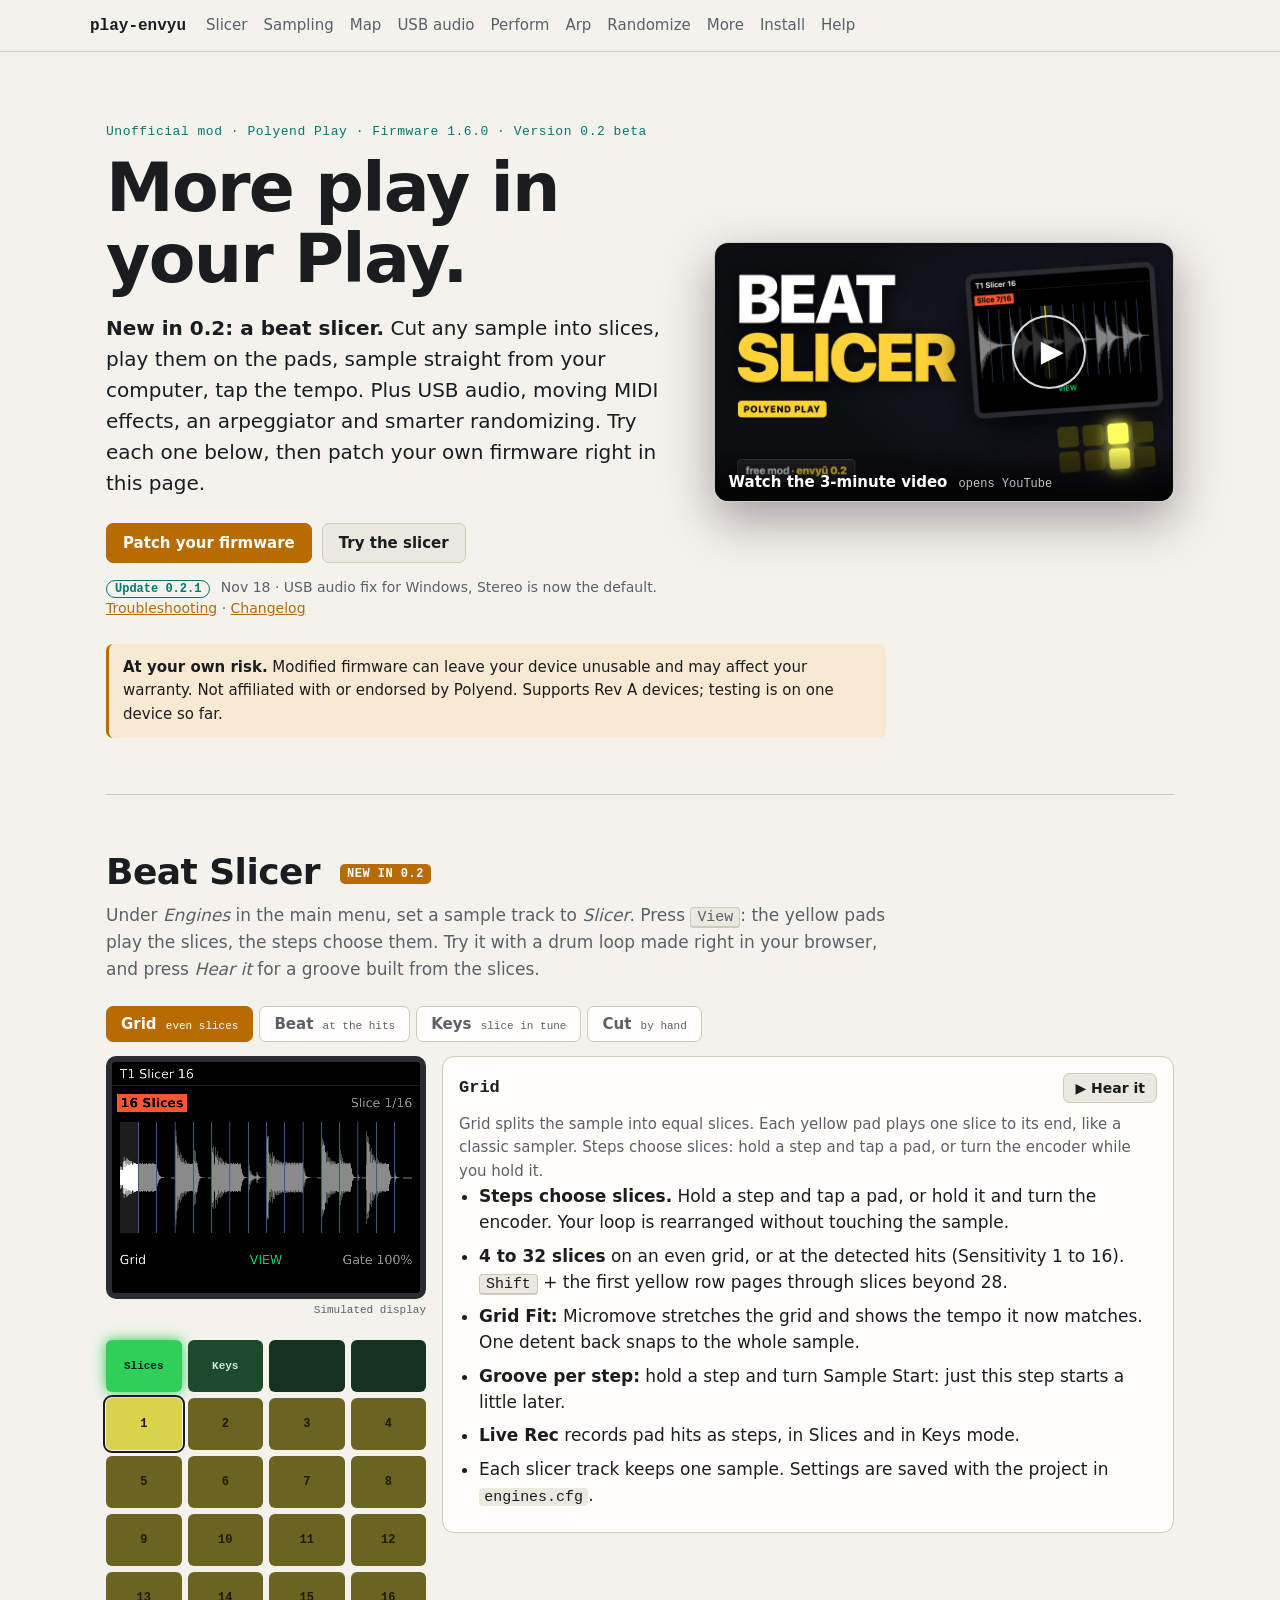
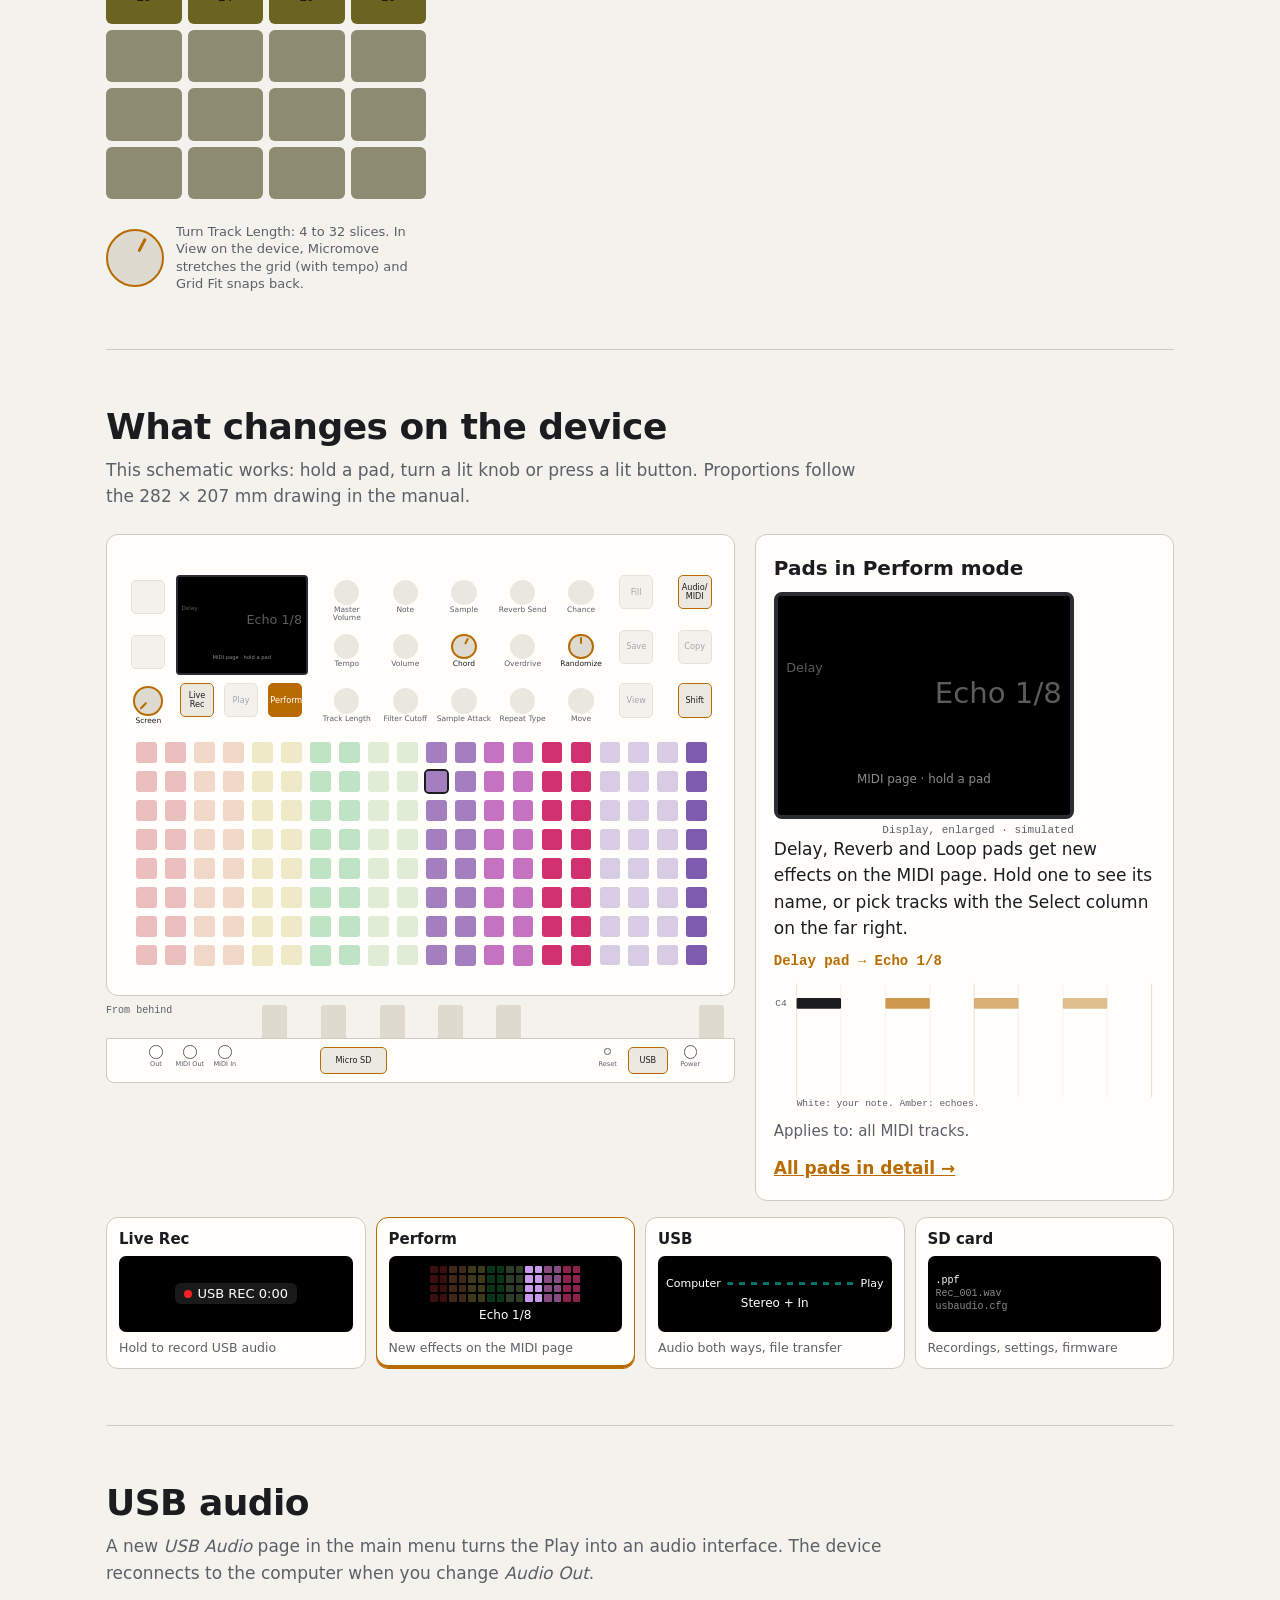
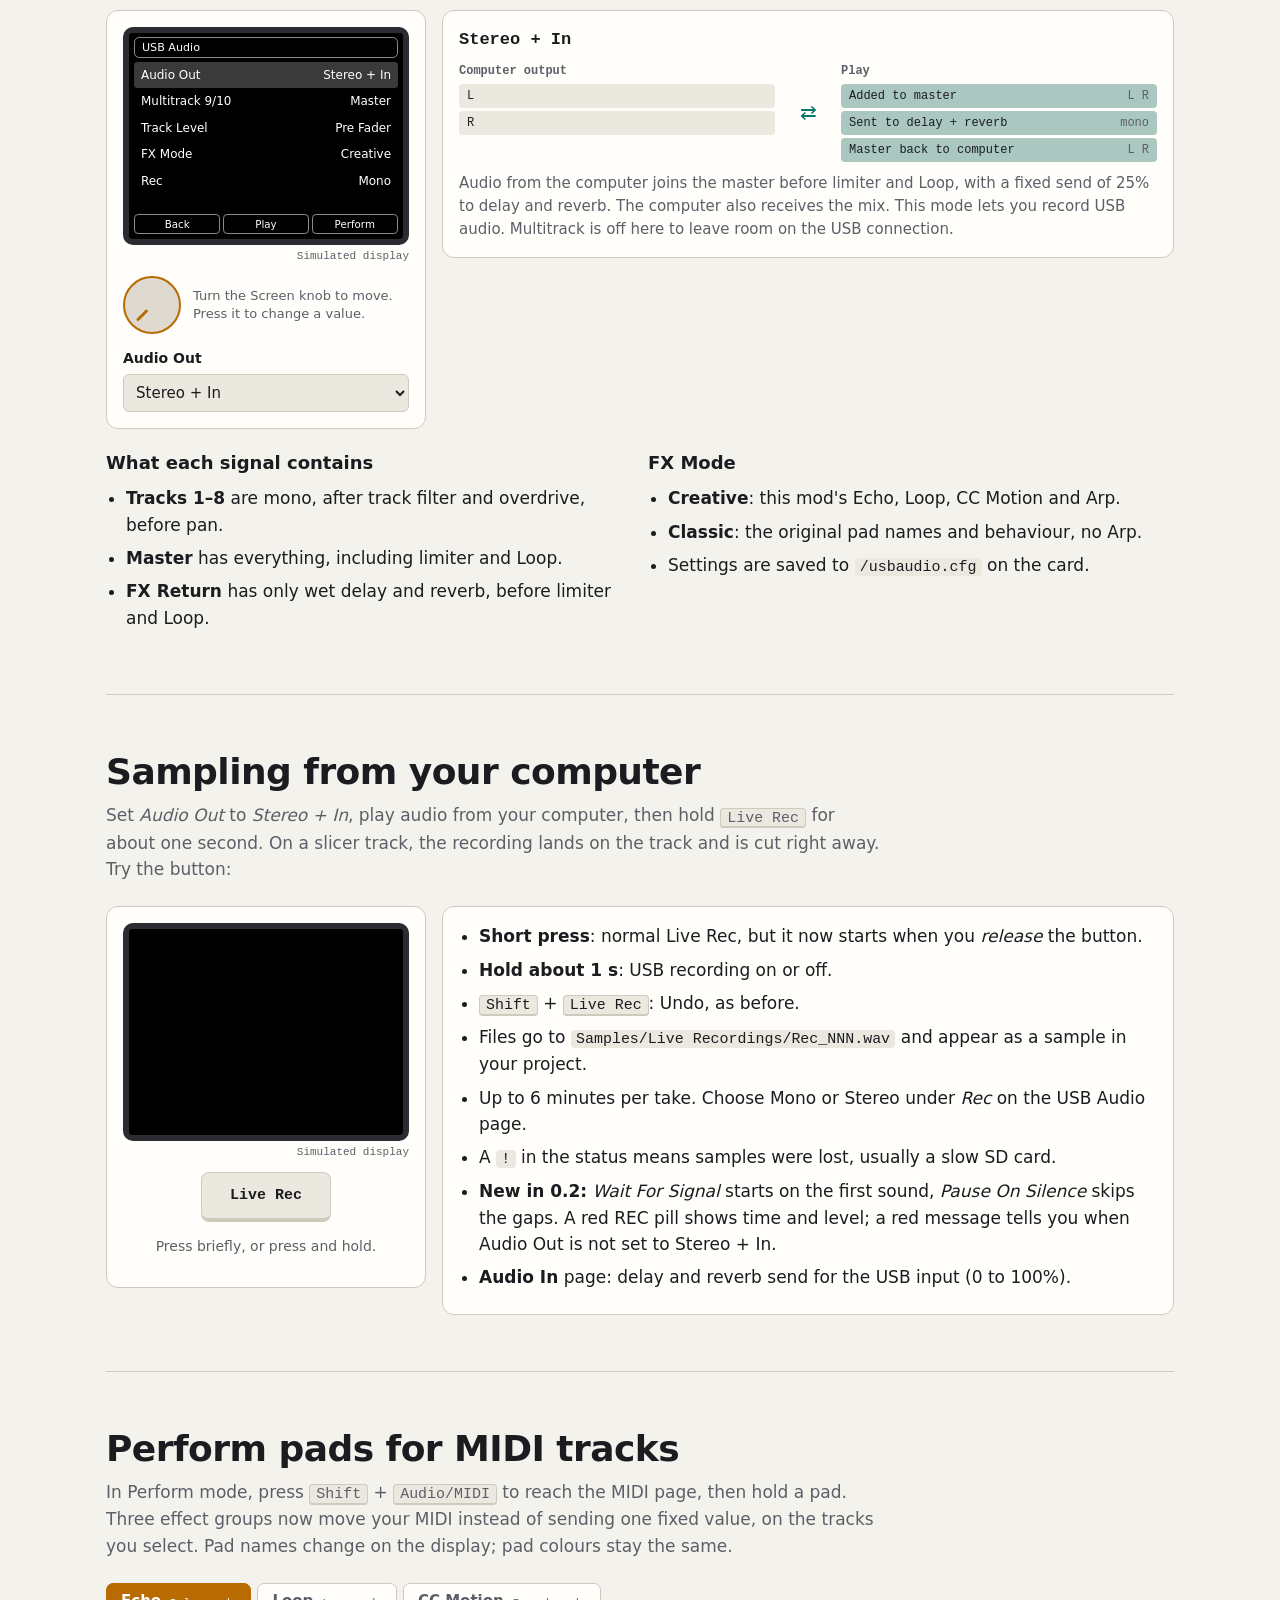
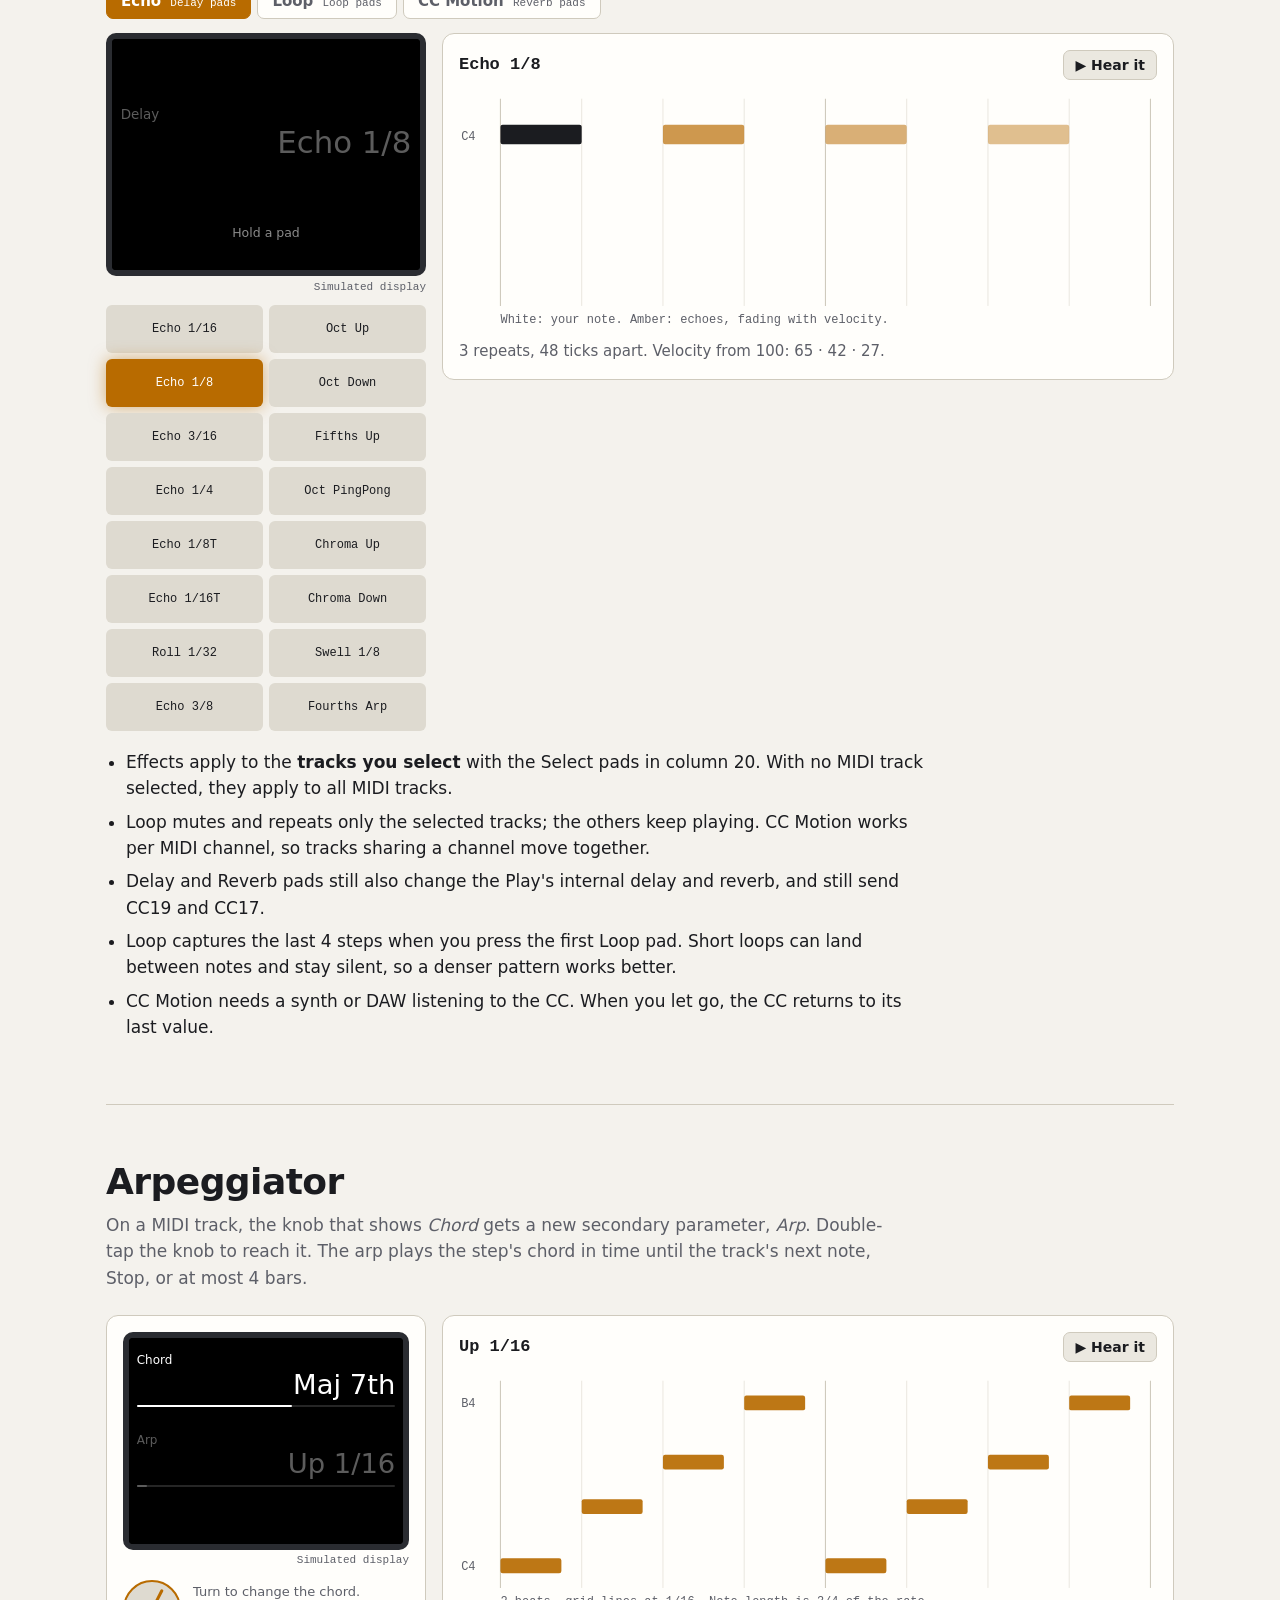
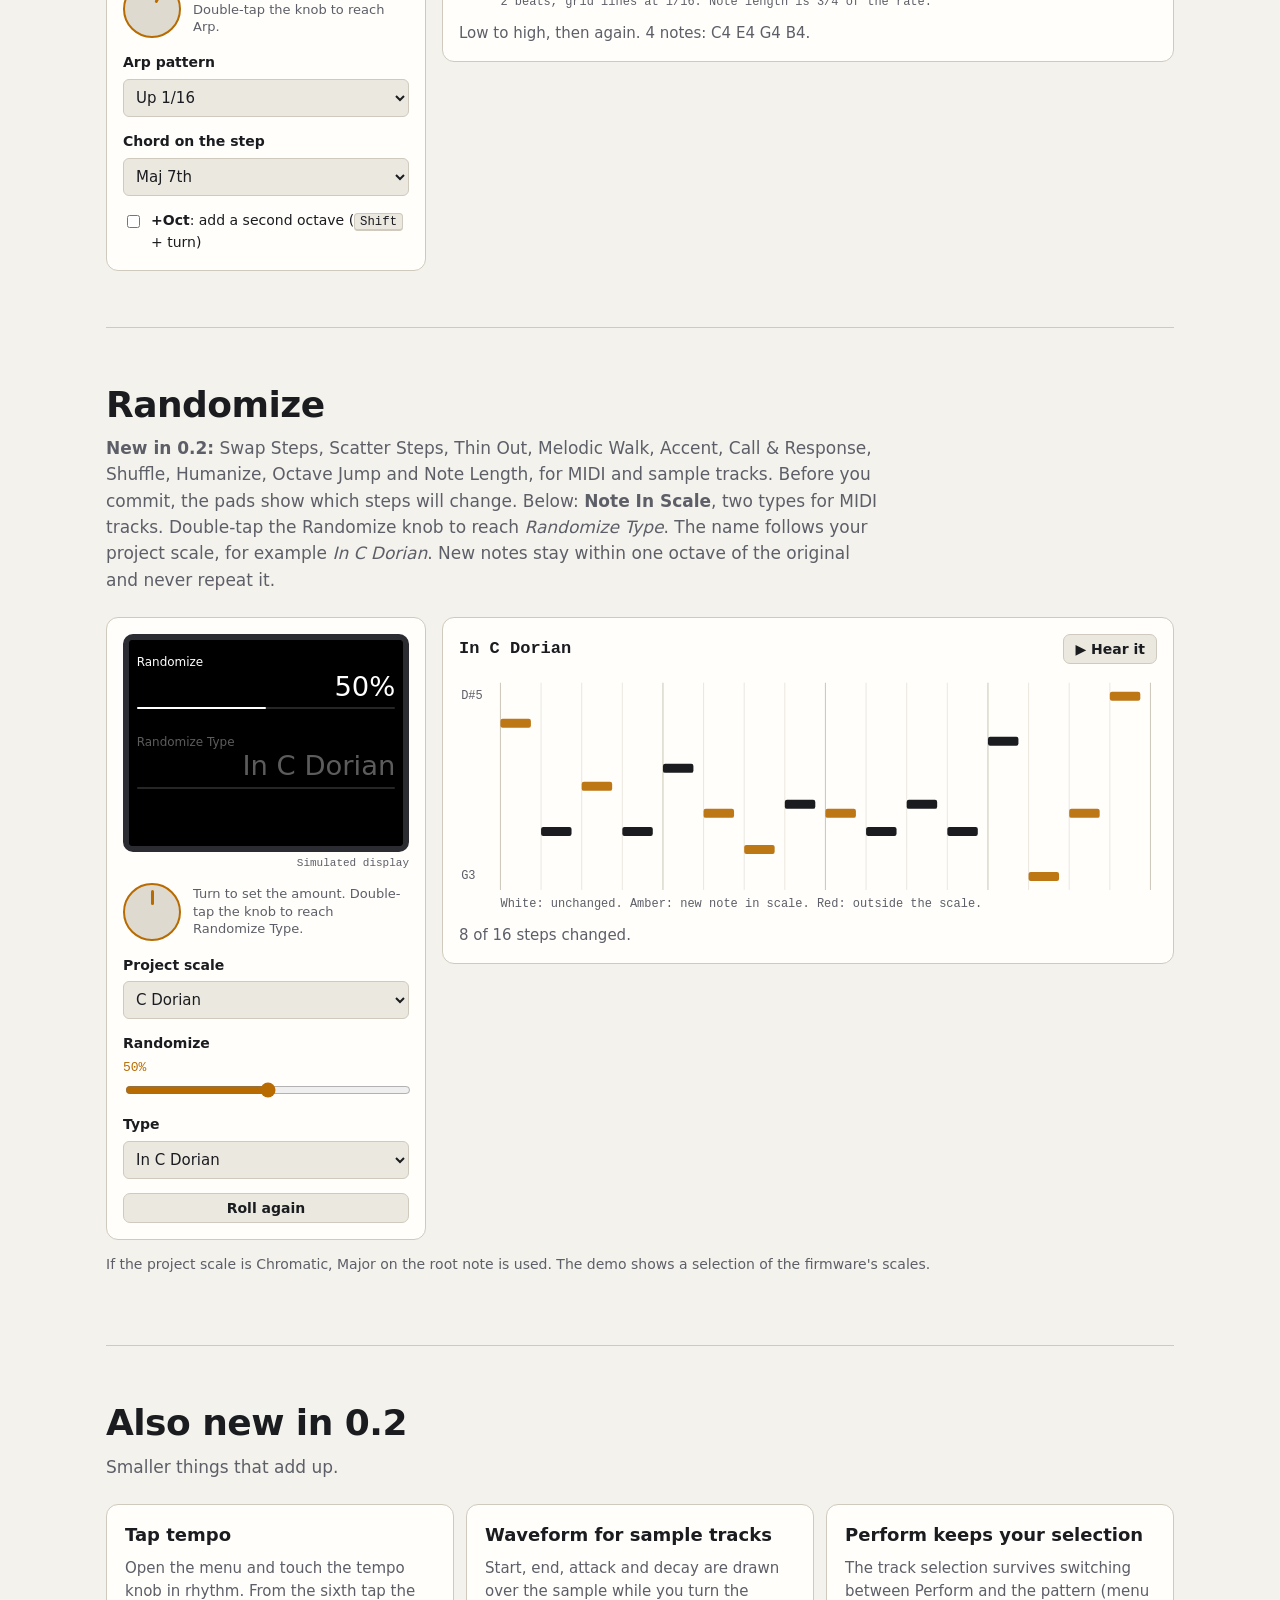
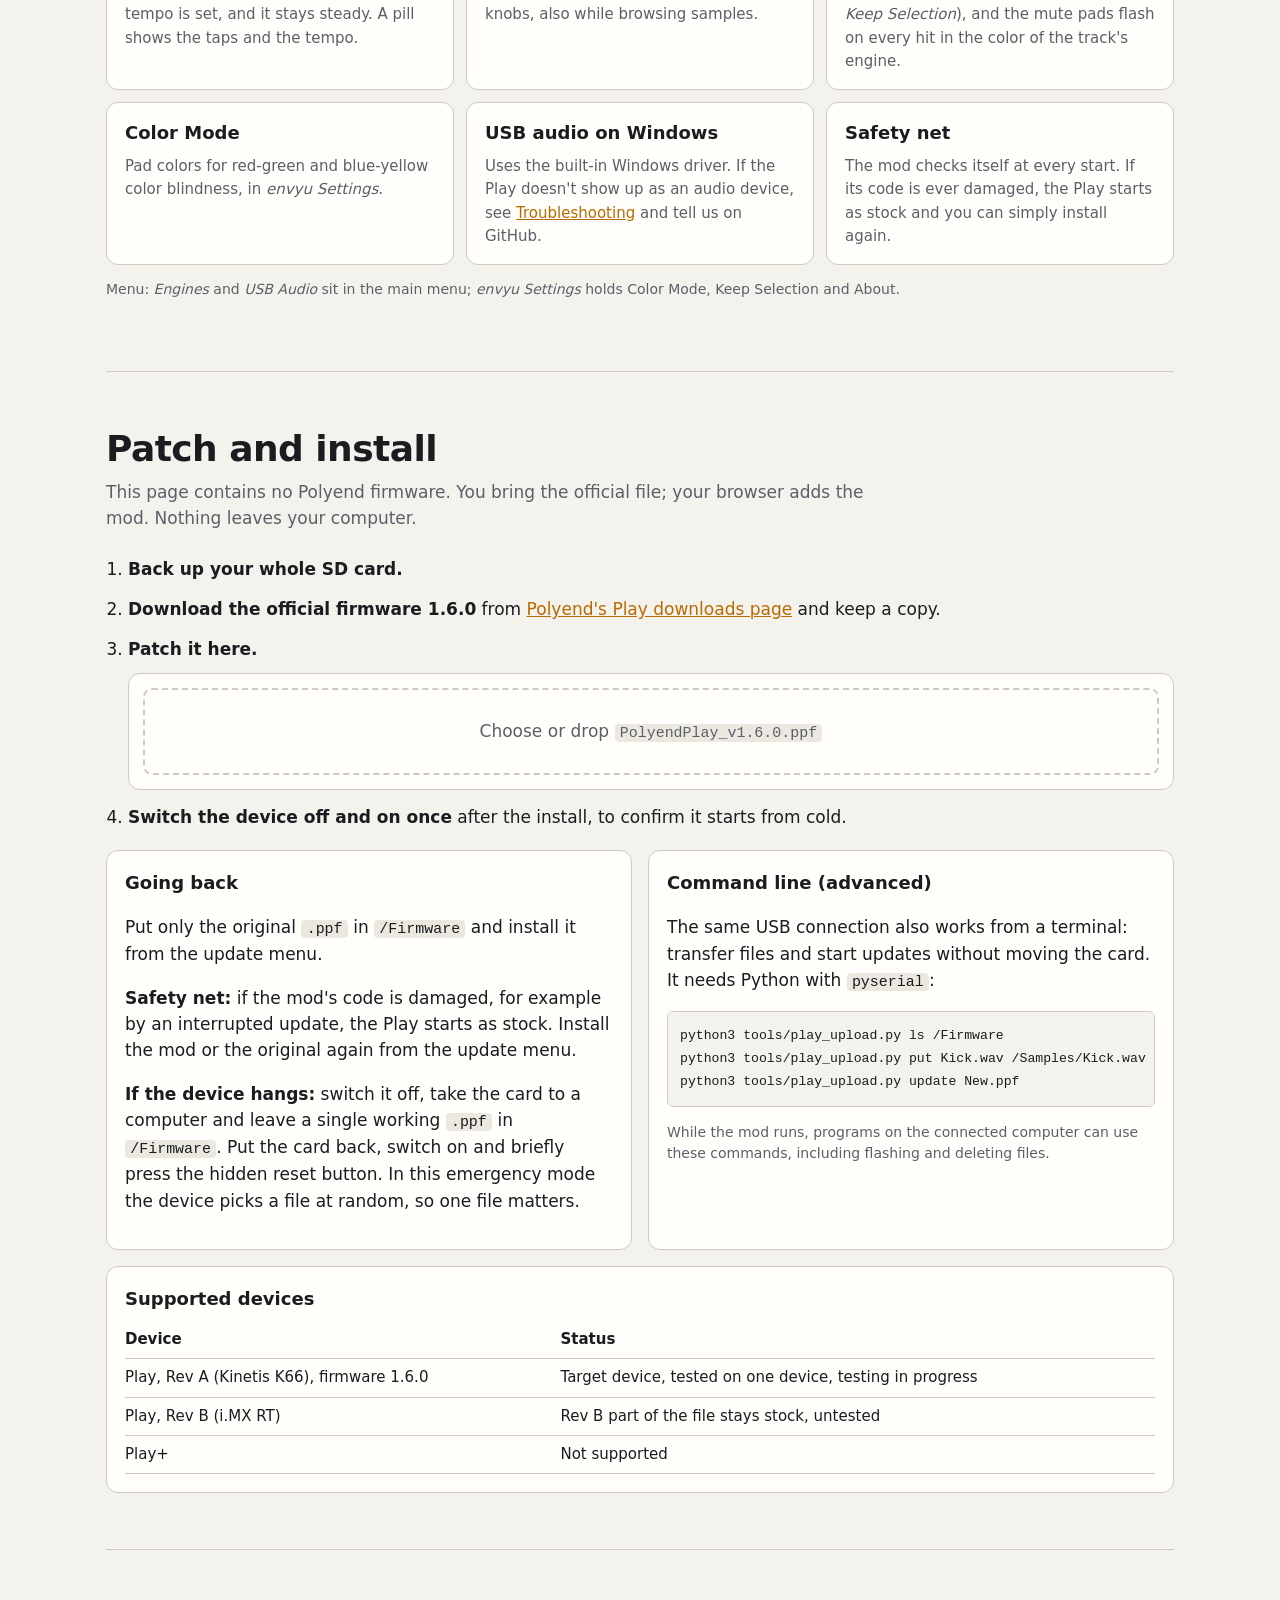
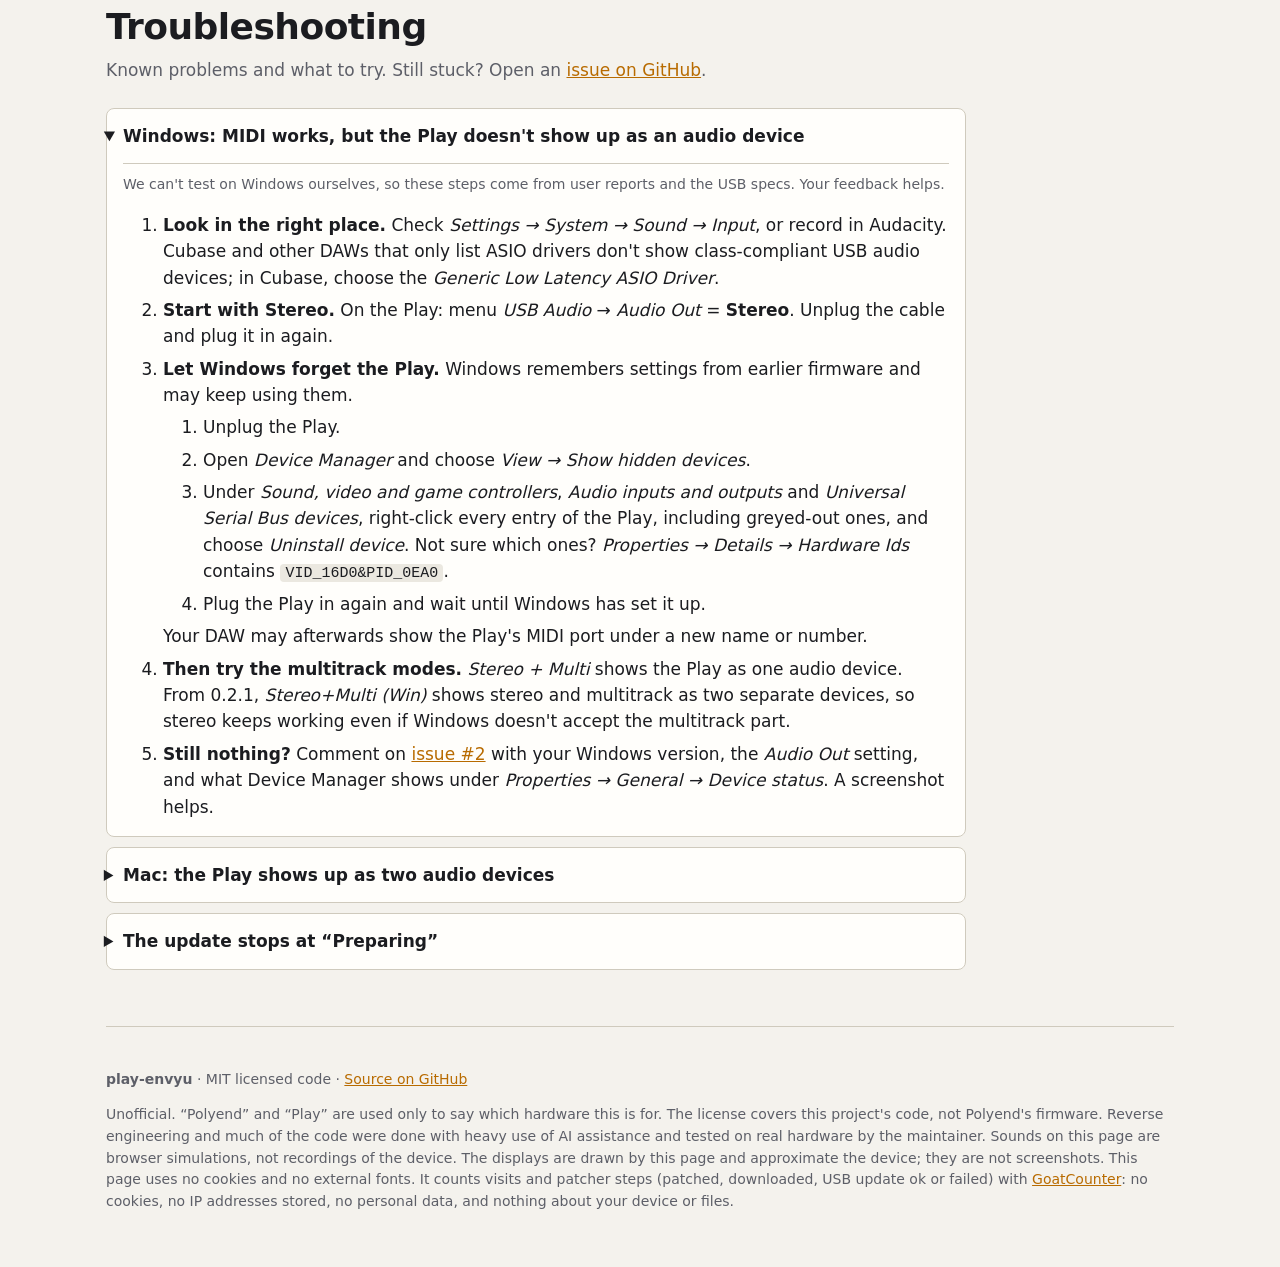
<file: docs/index.html>
<!doctype html>
<html lang="en">
<head>
<meta charset="utf-8">
<meta name="viewport" content="width=device-width, initial-scale=1">
<title>play-envyu</title>
<meta name="description" content="Unofficial community firmware mod for the Polyend Play: beat slicer, sampling over USB, USB audio, tap tempo, MIDI effects, arpeggiator and new randomize types.">
<link rel="icon" href="data:,">
<link rel="stylesheet" href="style.css?v=12">
</head>
<body>
<a class="skip" href="#main">Skip to content</a>
<header class="top">
  <a class="brand" href="#main">play-envyu</a>
  <nav aria-label="Sections">
    <a href="#slicer">Slicer</a><a href="#rec">Sampling</a><a href="#map">Map</a><a href="#usb">USB audio</a><a href="#perform">Perform</a><a href="#arp">Arp</a><a href="#scale">Randomize</a><a href="#new">More</a><a href="#install">Install</a><a href="#help">Help</a>
  </nav>
</header>

<main id="main">
<section class="hero">
  <div class="herogrid">
    <div>
      <p class="eyebrow">Unofficial mod · Polyend Play · Firmware 1.6.0 · Version 0.2 beta</p>
      <h1>More play in your Play.</h1>
      <p class="lead"><strong>New in 0.2: a beat slicer.</strong> Cut any sample into slices, play them on the pads, sample straight from your computer, tap the tempo. Plus USB audio, moving MIDI effects, an arpeggiator and smarter randomizing. Try each one below, then patch your own firmware right in this page.</p>
      <div class="actions"><a class="btn primary" href="#install">Patch your firmware</a><a class="btn" href="#slicer">Try the slicer</a></div>
      <p class="update"><span class="tag">Update 0.2.1</span> Nov 18 · USB audio fix for Windows, Stereo is now the default. <a href="#help-windows">Troubleshooting</a> · <a href="https://github.com/envyuu/play-envyu/blob/main/CHANGELOG.md" rel="noopener">Changelog</a></p>
    </div>
    <a class="videocard" href="https://youtu.be/DHh3lllCfoM" rel="noopener" aria-label="Watch the 3-minute video on YouTube (opens YouTube)">
      <img src="img/video02.jpg" alt="Video thumbnail: Beat Slicer, Polyend Play" width="640" height="360">
      <span class="play" aria-hidden="true">▶</span>
      <span class="cap">Watch the 3-minute video <small>opens YouTube</small></span>
    </a>
  </div>
  <p class="note warn"><strong>At your own risk.</strong> Modified firmware can leave your device unusable and may affect your warranty. Not affiliated with or endorsed by Polyend. Supports Rev A devices; testing is on one device so far.</p>
</section>

<section id="slicer">
  <h2>Beat Slicer <span class="new">new in 0.2</span></h2>
  <p class="sub">Under <em>Engines</em> in the main menu, set a sample track to <em>Slicer</em>. Press <kbd>View</kbd>: the yellow pads play the slices, the steps choose them. Try it with a drum loop made right in your browser, and press <em>Hear it</em> for a groove built from the slices.</p>
  <div class="tabs" role="tablist" aria-label="Slicer mode">
    <button role="tab" data-sl="grid" aria-selected="true">Grid <small>even slices</small></button>
    <button role="tab" data-sl="beat" aria-selected="false">Beat <small>at the hits</small></button>
    <button role="tab" data-sl="keys" aria-selected="false">Keys <small>slice in tune</small></button>
    <button role="tab" data-sl="cut" aria-selected="false">Cut <small>by hand</small></button>
  </div>
  <div class="lab">
    <div class="padcol">
      <figure class="stage"><div class="pd slscreen"><canvas id="slCanvas" width="960" height="720" role="img" aria-label="Simulated display: waveform with slices"></canvas></div><figcaption>Simulated display</figcaption></figure>
      <div class="slpads" id="slPads" role="group" aria-label="Pads in View: green row switches mode, yellow pads play slices"></div>
      <div class="knobrow" id="slKnob"><p class="knobhint" id="slHint"></p></div>
    </div>
    <div class="scope">
      <div class="scope-head"><strong id="slTitle"></strong><button class="btn small" id="slPlay" type="button">▶ Hear it</button></div>
      <p id="slText" class="desc"></p>
      <ul class="facts">
        <li><strong>Steps choose slices.</strong> Hold a step and tap a pad, or hold it and turn the encoder. Your loop is rearranged without touching the sample.</li>
        <li><strong>4 to 32 slices</strong> on an even grid, or at the detected hits (Sensitivity 1 to 16). <kbd>Shift</kbd> + the first yellow row pages through slices beyond 28.</li>
        <li><strong>Grid Fit:</strong> Micromove stretches the grid and shows the tempo it now matches. One detent back snaps to the whole sample.</li>
        <li><strong>Groove per step:</strong> hold a step and turn Sample Start: just this step starts a little later.</li>
        <li><strong>Live Rec</strong> records pad hits as steps, in Slices and in Keys mode.</li>
        <li>Each slicer track keeps one sample. Settings are saved with the project in <code>engines.cfg</code>.</li>
      </ul>
    </div>
  </div>
</section>

<section id="map">
  <h2>What changes on the device</h2>
  <p class="sub">This schematic works: hold a pad, turn a lit knob or press a lit button. Proportions follow the 282 × 207 mm drawing in the manual.</p>
  <div class="map">
    <div class="device" id="device" role="group" aria-label="Schematic of the device controls"></div>
    <aside class="panel" id="mapInfo"></aside>
  </div>
  <div class="cards" id="mapCards"></div>
</section>

<section id="usb">
  <h2>USB audio</h2>
  <p class="sub">A new <em>USB Audio</em> page in the main menu turns the Play into an audio interface. The device reconnects to the computer when you change <em>Audio Out</em>.</p>
  <div class="lab">
    <div class="controls">
      <figure class="stage"><div class="pd" id="usbDisp"></div><figcaption>Simulated display</figcaption></figure>
      <div class="knobrow" id="usbKnob"><p class="knobhint" id="usbHint"></p></div>
      <label>Audio Out <select id="usbOut">
        <option value="off">Off</option><option value="stereo">Stereo</option><option value="multi">Stereo + Multi</option><option value="in" selected>Stereo + In</option><option value="win">Stereo+Multi (Win)</option>
      </select></label>
      <label id="usbPresetL">Multitrack 9/10 <select id="usbPreset"><option value="master">Master</option><option value="fx">FX Return</option></select></label>
      <label id="usbFaderL">Track Level <select id="usbFader"><option value="pre">Pre Fader</option><option value="post">Post Fader</option></select></label>
      <label class="check" id="usb11L"><input type="checkbox" id="usb11"> <span>Choose the 11-channel format on the computer</span></label>
    </div>
    <div class="scope">
      <div class="scope-head"><strong id="usbTitle"></strong></div>
      <div id="usbFlow" class="flow"></div>
      <p id="usbText" class="desc"></p>
    </div>
  </div>
  <div class="cols">
    <div><h3>What each signal contains</h3><ul class="facts">
      <li><strong>Tracks 1–8</strong> are mono, after track filter and overdrive, before pan.</li>
      <li><strong>Master</strong> has everything, including limiter and Loop.</li>
      <li><strong>FX Return</strong> has only wet delay and reverb, before limiter and Loop.</li>
    </ul></div>
    <div><h3>FX Mode</h3><ul class="facts">
      <li><strong>Creative</strong>: this mod's Echo, Loop, CC Motion and Arp.</li>
      <li><strong>Classic</strong>: the original pad names and behaviour, no Arp.</li>
      <li>Settings are saved to <code>/usbaudio.cfg</code> on the card.</li>
    </ul></div>
  </div>
</section>

<section id="rec">
  <h2>Sampling from your computer</h2>
  <p class="sub">Set <em>Audio Out</em> to <em>Stereo + In</em>, play audio from your computer, then hold <kbd>Live Rec</kbd> for about one second. On a slicer track, the recording lands on the track and is cut right away. Try the button:</p>
  <div class="lab">
    <div class="recdemo">
      <figure class="stage"><div class="pd" id="recDisp"></div><figcaption>Simulated display</figcaption></figure>
      <button id="recBtn" class="hw" type="button">Live Rec</button>
      <p class="foot" id="recHint">Press briefly, or press and hold.</p>
    </div>
    <div class="scope"><ul class="facts">
      <li><strong>Short press</strong>: normal Live Rec, but it now starts when you <em>release</em> the button.</li>
      <li><strong>Hold about 1 s</strong>: USB recording on or off.</li>
      <li><kbd>Shift</kbd> + <kbd>Live Rec</kbd>: Undo, as before.</li>
      <li>Files go to <code>Samples/Live Recordings/Rec_NNN.wav</code> and appear as a sample in your project.</li>
      <li>Up to 6 minutes per take. Choose Mono or Stereo under <em>Rec</em> on the USB Audio page.</li>
      <li>A <code>!</code> in the status means samples were lost, usually a slow SD card.</li>
      <li><strong>New in 0.2:</strong> <em>Wait For Signal</em> starts on the first sound, <em>Pause On Silence</em> skips the gaps. A red REC pill shows time and level; a red message tells you when Audio Out is not set to Stereo + In.</li>
      <li><strong>Audio In</strong> page: delay and reverb send for the USB input (0 to 100%).</li>
    </ul></div>
  </div>
</section>

<section id="perform">
  <h2>Perform pads for MIDI tracks</h2>
  <p class="sub">In Perform mode, press <kbd>Shift</kbd> + <kbd>Audio/MIDI</kbd> to reach the MIDI page, then hold a pad. Three effect groups now move your MIDI instead of sending one fixed value, on the tracks you select. Pad names change on the display; pad colours stay the same.</p>
  <div class="tabs" role="tablist" aria-label="Effect group">
    <button role="tab" data-fx="echo" aria-selected="true">Echo <small>Delay pads</small></button>
    <button role="tab" data-fx="loop" aria-selected="false">Loop <small>Loop pads</small></button>
    <button role="tab" data-fx="cc" aria-selected="false">CC Motion <small>Reverb pads</small></button>
  </div>
  <div class="lab">
    <div class="padcol">
      <figure class="stage"><div class="pd" id="fxDisp"></div><figcaption>Simulated display</figcaption></figure>
      <div class="padgrid" id="fxPads" role="group" aria-label="Effect pads"></div>
    </div>
    <div class="scope">
      <div class="scope-head"><strong id="fxTitle"></strong><button class="btn small" id="fxPlay" type="button">▶ Hear it</button></div>
      <div id="fxChart" class="chart"></div>
      <p id="fxText" class="desc"></p>
    </div>
  </div>
  <ul class="facts">
    <li>Effects apply to the <strong>tracks you select</strong> with the Select pads in column 20. With no MIDI track selected, they apply to all MIDI tracks.</li>
    <li>Loop mutes and repeats only the selected tracks; the others keep playing. CC Motion works per MIDI channel, so tracks sharing a channel move together.</li>
    <li>Delay and Reverb pads still also change the Play's internal delay and reverb, and still send CC19 and CC17.</li>
    <li>Loop captures the last 4 steps when you press the first Loop pad. Short loops can land between notes and stay silent, so a denser pattern works better.</li>
    <li>CC Motion needs a synth or DAW listening to the CC. When you let go, the CC returns to its last value.</li>
  </ul>
</section>

<section id="arp">
  <h2>Arpeggiator</h2>
  <p class="sub">On a MIDI track, the knob that shows <em>Chord</em> gets a new secondary parameter, <em>Arp</em>. Double-tap the knob to reach it. The arp plays the step's chord in time until the track's next note, Stop, or at most 4 bars.</p>
  <div class="lab">
    <div class="controls">
      <figure class="stage"><div class="pd" id="arpDisp"></div><figcaption>Simulated display</figcaption></figure>
      <div class="knobrow" id="arpKnob"><p class="knobhint" id="arpHint"></p></div>
      <label>Arp pattern <select id="arpMode"></select></label>
      <label>Chord on the step <select id="arpChord"></select></label>
      <label class="check"><input type="checkbox" id="arpOct"> <span><strong>+Oct</strong>: add a second octave (<kbd>Shift</kbd> + turn)</span></label>
    </div>
    <div class="scope">
      <div class="scope-head"><strong id="arpTitle"></strong><button class="btn small" id="arpPlay" type="button">▶ Hear it</button></div>
      <div id="arpChart" class="chart"></div>
      <p id="arpText" class="desc"></p>
    </div>
  </div>
</section>

<section id="scale">
  <h2>Randomize</h2>
  <p class="sub"><strong>New in 0.2:</strong> Swap Steps, Scatter Steps, Thin Out, Melodic Walk, Accent, Call &amp; Response, Shuffle, Humanize, Octave Jump and Note Length, for MIDI and sample tracks. Before you commit, the pads show which steps will change. Below: <strong>Note In Scale</strong>, two types for MIDI tracks. Double-tap the Randomize knob to reach <em>Randomize Type</em>. The name follows your project scale, for example <em>In C Dorian</em>. New notes stay within one octave of the original and never repeat it.</p>
  <div class="lab">
    <div class="controls">
      <figure class="stage"><div class="pd" id="nisDisp"></div><figcaption>Simulated display</figcaption></figure>
      <div class="knobrow" id="nisKnob"><p class="knobhint" id="nisHint"></p></div>
      <label>Project scale <select id="nisScale"></select></label>
      <label>Randomize <output id="nisPctOut">50%</output><input type="range" id="nisPct" min="0" max="100" value="50"></label>
      <label>Type <select id="nisType"><option value="0" id="nisT0"></option><option value="1" id="nisT1"></option></select></label>
      <button class="btn small" id="nisRoll" type="button">Roll again</button>
    </div>
    <div class="scope">
      <div class="scope-head"><strong id="nisTitle"></strong><button class="btn small" id="nisPlay" type="button">▶ Hear it</button></div>
      <div id="nisChart" class="chart"></div>
      <p id="nisText" class="desc"></p>
    </div>
  </div>
  <p class="foot">If the project scale is Chromatic, Major on the root note is used. The demo shows a selection of the firmware's scales.</p>
</section>

<section id="new">
  <h2>Also new in 0.2</h2>
  <p class="sub">Smaller things that add up.</p>
  <div class="newcards">
    <article><h3>Tap tempo</h3><p>Open the menu and touch the tempo knob in rhythm. From the sixth tap the tempo is set, and it stays steady. A pill shows the taps and the tempo.</p></article>
    <article><h3>Waveform for sample tracks</h3><p>Start, end, attack and decay are drawn over the sample while you turn the knobs, also while browsing samples.</p></article>
    <article><h3>Perform keeps your selection</h3><p>The track selection survives switching between Perform and the pattern (menu <em>Keep Selection</em>), and the mute pads flash on every hit in the color of the track's engine.</p></article>
    <article><h3>Color Mode</h3><p>Pad colors for red-green and blue-yellow color blindness, in <em>envyu Settings</em>.</p></article>
    <article><h3>USB audio on Windows</h3><p>Uses the built-in Windows driver. If the Play doesn't show up as an audio device, see <a href="#help-windows">Troubleshooting</a> and tell us on GitHub.</p></article>
    <article><h3>Safety net</h3><p>The mod checks itself at every start. If its code is ever damaged, the Play starts as stock and you can simply install again.</p></article>
  </div>
  <p class="foot">Menu: <em>Engines</em> and <em>USB Audio</em> sit in the main menu; <em>envyu Settings</em> holds Color Mode, Keep Selection and About.</p>
</section>

<section id="install">
  <h2>Patch and install</h2>
  <p class="sub">This page contains no Polyend firmware. You bring the official file; your browser adds the mod. Nothing leaves your computer.</p>
  <ol class="steps">
    <li><strong>Back up your whole SD card.</strong></li>
    <li><strong>Download the official firmware 1.6.0</strong> from <a href="https://polyend.com/?p=23811" rel="noopener">Polyend's Play downloads page</a> and keep a copy.</li>
    <li>
      <strong>Patch it here.</strong>
      <div class="patcher">
        <label class="drop" id="drop"><input type="file" id="ppfFile" accept=".ppf"><span>Choose or drop <code>PolyendPlay_v1.6.0.ppf</code></span></label>
        <ol class="log" id="patchLog" aria-live="polite"></ol>
        <label class="check" id="riskL" hidden><input type="checkbox" id="risk"> <span>I understand this is unofficial and I flash it at my own risk.</span></label>
        <div class="ways" id="ways" hidden>
          <div class="way">
            <h3>SD card <small>first install · any browser</small></h3>
            <a class="btn primary" id="patchDl">Download patched firmware</a>
            <ol class="mini">
              <li>Copy it to the card's <code>Firmware</code> folder. Keep few files there: a device with 31 of them stopped at “Preparing”.</li>
              <li>Install it from the firmware update menu. It takes about 35 seconds. Don't switch off.</li>
            </ol>
          </div>
          <div class="way">
            <h3>Over USB <small>update · mod already installed</small></h3>
            <button class="btn primary" id="usbGo" type="button">Connect the Play and update</button>
            <div class="bar" id="usbBar" hidden><i></i></div>
            <ol class="log" id="usbLog" aria-live="polite"></ol>
            <p class="foot" id="usbNote">Switch the Play on and connect it by USB. Works in Chrome, Edge or Opera on a computer. Nothing is installed until you press <em>Install now</em>.</p>
          </div>
        </div>
      </div>
    </li>
    <li><strong>Switch the device off and on once</strong> after the install, to confirm it starts from cold.</li>
  </ol>
  <div class="cols">
    <div class="panel"><h3>Going back</h3><p>Put only the original <code>.ppf</code> in <code>/Firmware</code> and install it from the update menu.</p>
    <p><strong>Safety net:</strong> if the mod's code is damaged, for example by an interrupted update, the Play starts as stock. Install the mod or the original again from the update menu.</p>
    <p><strong>If the device hangs:</strong> switch it off, take the card to a computer and leave a single working <code>.ppf</code> in <code>/Firmware</code>. Put the card back, switch on and briefly press the hidden reset button. In this emergency mode the device picks a file at random, so one file matters.</p></div>
    <div class="panel"><h3>Command line (advanced)</h3><p>The same USB connection also works from a terminal: transfer files and start updates without moving the card. It needs Python with <code>pyserial</code>:</p>
    <pre><code>python3 tools/play_upload.py ls /Firmware
python3 tools/play_upload.py put Kick.wav /Samples/Kick.wav
python3 tools/play_upload.py update New.ppf</code></pre>
    <p class="foot">While the mod runs, programs on the connected computer can use these commands, including flashing and deleting files.</p></div>
  </div>
  <div class="panel"><h3>Supported devices</h3>
    <table><thead><tr><th>Device</th><th>Status</th></tr></thead><tbody>
    <tr><td>Play, Rev A (Kinetis K66), firmware 1.6.0</td><td>Target device, tested on one device, testing in progress</td></tr>
    <tr><td>Play, Rev B (i.MX RT)</td><td>Rev B part of the file stays stock, untested</td></tr>
    <tr><td>Play+</td><td>Not supported</td></tr></tbody></table>
  </div>
</section>

<section id="help">
  <h2>Troubleshooting</h2>
  <p class="sub">Known problems and what to try. Still stuck? Open an <a href="https://github.com/envyuu/play-envyu/issues" rel="noopener">issue on GitHub</a>.</p>
  <div class="faq">
    <details id="help-windows" open>
      <summary>Windows: MIDI works, but the Play doesn't show up as an audio device</summary>
      <p class="foot">We can't test on Windows ourselves, so these steps come from user reports and the USB specs. Your feedback helps.</p>
      <ol>
        <li><strong>Look in the right place.</strong> Check <em>Settings → System → Sound → Input</em>, or record in Audacity. Cubase and other DAWs that only list ASIO drivers don't show class-compliant USB audio devices; in Cubase, choose the <em>Generic Low Latency ASIO Driver</em>.</li>
        <li><strong>Start with Stereo.</strong> On the Play: menu <em>USB Audio</em> → <em>Audio Out</em> = <strong>Stereo</strong>. Unplug the cable and plug it in again.</li>
        <li><strong>Let Windows forget the Play.</strong> Windows remembers settings from earlier firmware and may keep using them.
          <ol>
            <li>Unplug the Play.</li>
            <li>Open <em>Device Manager</em> and choose <em>View → Show hidden devices</em>.</li>
            <li>Under <em>Sound, video and game controllers</em>, <em>Audio inputs and outputs</em> and <em>Universal Serial Bus devices</em>, right-click every entry of the Play, including greyed-out ones, and choose <em>Uninstall device</em>. Not sure which ones? <em>Properties → Details → Hardware Ids</em> contains <code>VID_16D0&amp;PID_0EA0</code>.</li>
            <li>Plug the Play in again and wait until Windows has set it up.</li>
          </ol>
          Your DAW may afterwards show the Play's MIDI port under a new name or number.</li>
        <li><strong>Then try the multitrack modes.</strong> <em>Stereo + Multi</em> shows the Play as one audio device. From 0.2.1, <em>Stereo+Multi (Win)</em> shows stereo and multitrack as two separate devices, so stereo keeps working even if Windows doesn't accept the multitrack part.</li>
        <li><strong>Still nothing?</strong> Comment on <a href="https://github.com/envyuu/play-envyu/issues/2" rel="noopener">issue #2</a> with your Windows version, the <em>Audio Out</em> setting, and what Device Manager shows under <em>Properties → General → Device status</em>. A screenshot helps.</li>
      </ol>
    </details>
    <details id="help-mac-multi">
      <summary>Mac: the Play shows up as two audio devices</summary>
      <p><em>Audio Out</em> is set to <em>Stereo+Multi (Win)</em> (from 0.2.1), which splits stereo and multitrack on purpose. Choose <strong>Stereo + Multi</strong> to get one device with all channels.</p>
    </details>
    <details id="help-update">
      <summary>The update stops at “Preparing”</summary>
      <p>Keep only a few files in the card's <code>Firmware</code> folder. A device with 31 files there stopped at “Preparing”. See <a href="#install">Patch and install</a> for going back and the emergency mode.</p>
    </details>
  </div>
</section>
</main>

<footer class="end">
  <p><strong>play-envyu</strong> · MIT licensed code · <a href="https://github.com/envyuu/play-envyu" rel="noopener">Source on GitHub</a></p>
  <p>Unofficial. “Polyend” and “Play” are used only to say which hardware this is for. The license covers this project's code, not Polyend's firmware. Reverse engineering and much of the code were done with heavy use of AI assistance and tested on real hardware by the maintainer. Sounds on this page are browser simulations, not recordings of the device. The displays are drawn by this page and approximate the device; they are not screenshots. This page uses no cookies and no external fonts. It counts visits and patcher steps (patched, downloaded, USB update ok or failed) with <a href="https://www.goatcounter.com/help/privacy" rel="noopener">GoatCounter</a>: no cookies, no IP addresses stored, no personal data, and nothing about your device or files.</p>
</footer>
<script src="stats.js?v=1"></script>
<script src="display.js?v=8"></script>
<script src="fxdata.js?v=8"></script>
<script src="app.js?v=9"></script>
<script src="devicemap.js?v=8"></script>
<script src="patcher.js?v=10"></script>
<script src="slicer.js?v=1"></script>
<script src="usb.js?v=2"></script>
</body>
</html>
</file>
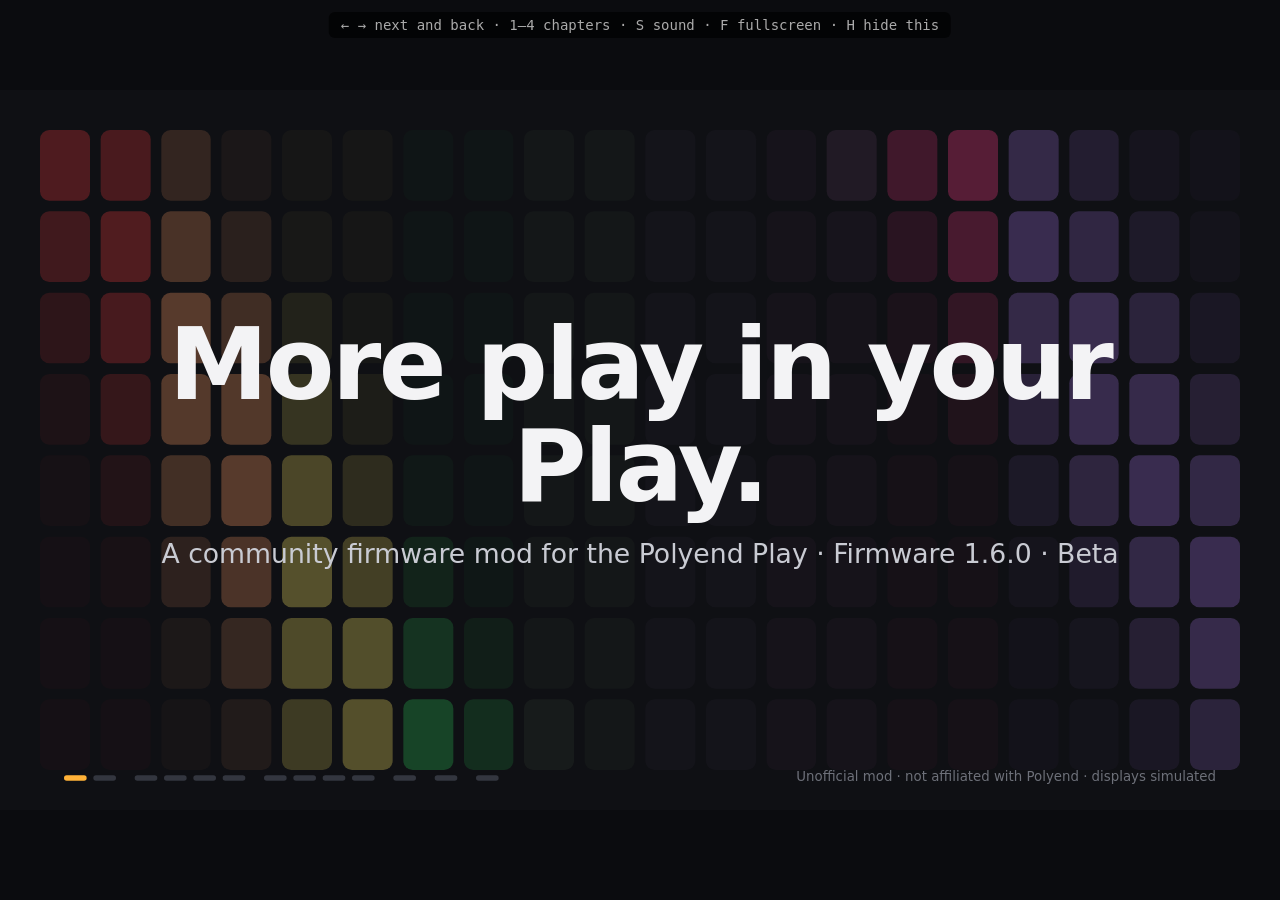
<file: docs/video.html>
<!doctype html>
<html lang="en" data-theme="dark">
<head>
<meta charset="utf-8">
<meta name="viewport" content="width=device-width, initial-scale=1">
<title>play-envyu video</title>
<meta name="robots" content="noindex">
<link rel="icon" href="data:,">
<link rel="stylesheet" href="style.css?v=8">
<link rel="stylesheet" href="video.css?v=3">
</head>
<body class="video">
<div id="fit"><main id="stage"></main>
  <nav id="pips" aria-label="Slides"></nav>
  <p id="stamp">Unofficial mod · not affiliated with Polyend · displays simulated</p>
</div>
<p id="keys">← → next and back · 1–4 chapters · S sound · F fullscreen · H hide this</p>
<script src="display.js?v=8"></script>
<script src="fxdata.js?v=8"></script>
<script src="video.js?v=3"></script>
</body>
</html>
</file>
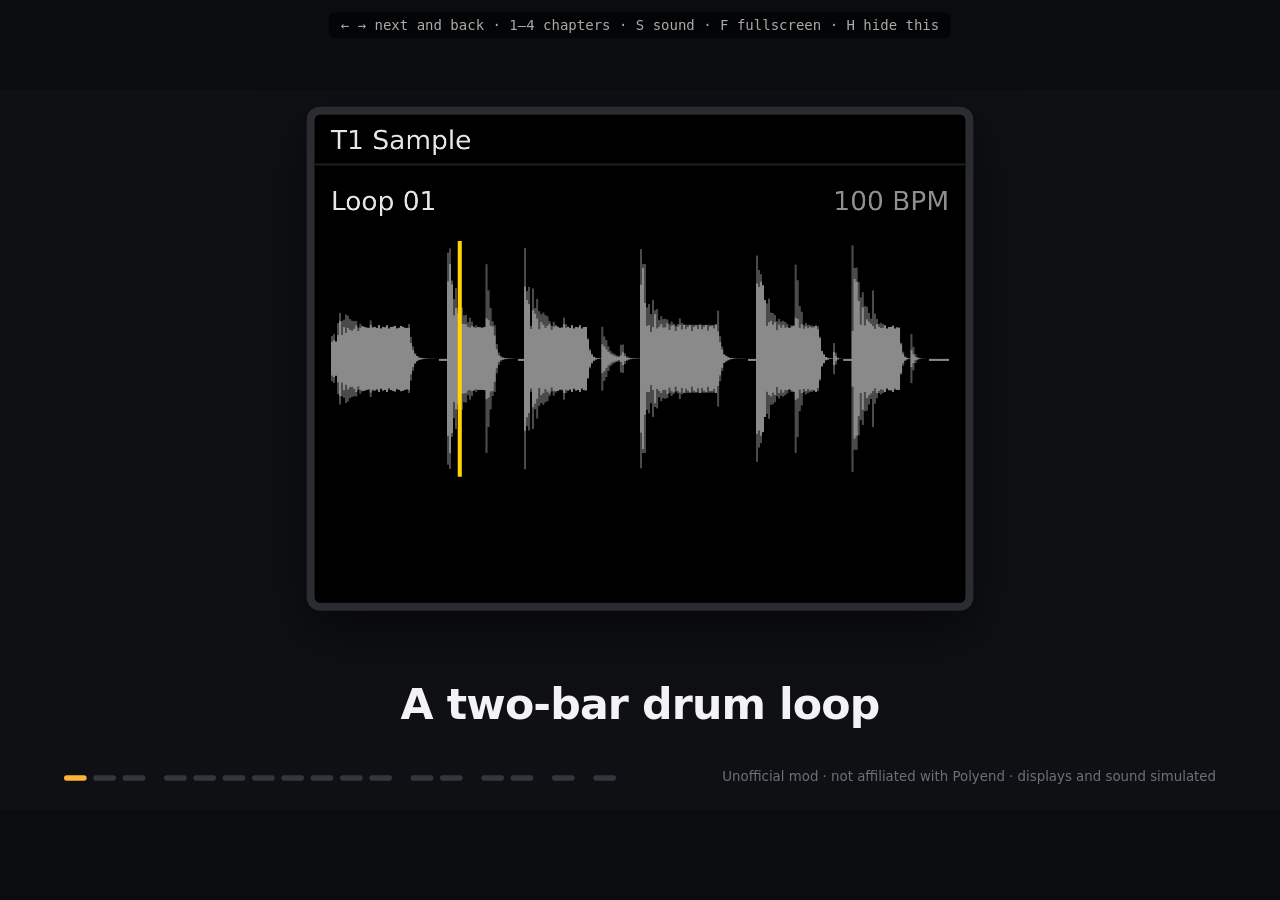
<file: docs/video02.html>
<!doctype html>
<html lang="en" data-theme="dark">
<head>
<meta charset="utf-8">
<meta name="viewport" content="width=device-width, initial-scale=1">
<title>play-envyu 0.2 video</title>
<meta name="robots" content="noindex">
<link rel="icon" href="data:,">
<link rel="stylesheet" href="style.css?v=8">
<link rel="stylesheet" href="video.css?v=3">
<link rel="stylesheet" href="video02.css?v=1">
</head>
<body class="video">
<div id="fit"><main id="stage"></main>
  <nav id="pips" aria-label="Slides"></nav>
  <p id="stamp">Unofficial mod · not affiliated with Polyend · displays and sound simulated</p>
</div>
<p id="keys">← → next and back · 1–4 chapters · S sound · F fullscreen · H hide this</p>
<script src="display.js?v=8"></script>
<script src="video02.js?v=1"></script>
</body>
</html>
</file>
<file: docs/style.css>
:root {
  color-scheme: dark;
  --bg: #15161a; --surface: #1e2026; --surface2: #282b33; --line: #3a3e49;
  --text: #eeeef0; --muted: #a9acb6; --accent: #ffb238; --accent-ink: #231703;
  --accent2: #5fd0c5; --danger: #ff7a6b; --pad: #32353f; --warnbg: #33261a;
  --mono: ui-monospace, "SF Mono", "Cascadia Code", "JetBrains Mono", Menlo, Consolas, monospace;
  --sans: system-ui, -apple-system, "Segoe UI", Roboto, "Helvetica Neue", Arial, sans-serif;
}
@media (prefers-color-scheme: light) {
  :root:not([data-theme="dark"]) {
    color-scheme: light;
    --bg: #f4f2ed; --surface: #fffefb; --surface2: #ebe8e0; --line: #cfcabd;
    --text: #1b1c20; --muted: #5d5f68; --accent: #b86b00; --accent-ink: #fff;
    --accent2: #06776d; --danger: #b92d1d; --pad: #dedad0; --warnbg: #f8e9d2;
  }
}
* { box-sizing: border-box; }
html { scroll-behavior: smooth; scroll-padding-top: 64px; }
body { margin: 0; background: var(--bg); color: var(--text); font: 17px/1.55 var(--sans); }
a { color: var(--accent); }
code, kbd, pre { font-family: var(--mono); font-size: .88em; }
code { background: var(--surface2); padding: .08em .35em; border-radius: 4px; overflow-wrap: anywhere; }
kbd { background: var(--surface2); border: 1px solid var(--line); border-bottom-width: 2px; padding: .05em .4em; border-radius: 4px; white-space: nowrap; }
pre { background: var(--bg); border: 1px solid var(--line); padding: 12px; border-radius: 6px; overflow-x: auto; }
pre code { background: none; padding: 0; overflow-wrap: normal; }
:focus-visible { outline: 2px solid var(--accent2); outline-offset: 2px; }
.skip { position: absolute; left: -999px; }
.skip:focus { left: 16px; top: 8px; z-index: 20; background: var(--surface); padding: 8px; }
.top { position: sticky; top: 0; z-index: 10; display: flex; gap: 20px; align-items: center; padding: 10px max(16px, calc((100vw - 1100px) / 2)); background: var(--bg); border-bottom: 1px solid var(--line); }
.brand { font: 700 16px var(--mono); color: var(--text); text-decoration: none; white-space: nowrap; }
.top nav { display: flex; gap: 16px; overflow-x: auto; scrollbar-width: none; min-width: 0; }
.top nav a { color: var(--muted); text-decoration: none; font-size: 15px; white-space: nowrap; padding: 4px 0; }
.top nav a:hover { color: var(--text); }
main, .end { max-width: 1100px; margin: 0 auto; padding: 0 16px; }
section { padding: 56px 0; border-bottom: 1px solid var(--line); }
.hero { padding: 72px 0 56px; }
.eyebrow { font: 13px var(--mono); color: var(--accent2); letter-spacing: .04em; margin: 0 0 14px; }
h1 { font-size: clamp(38px, 7vw, 68px); line-height: 1.04; margin: 0 0 18px; letter-spacing: -.025em; }
h2 { font-size: clamp(26px, 4vw, 36px); line-height: 1.15; margin: 0 0 10px; letter-spacing: -.015em; }
h3 { font-size: 18px; margin: 0 0 8px; }
.lead { font-size: 20px; max-width: 720px; color: var(--text); margin: 0 0 24px; }
.sub { color: var(--muted); max-width: 780px; margin: 0 0 24px; }
.actions { display: flex; flex-wrap: wrap; gap: 10px; margin-bottom: 24px; }
.btn { display: inline-block; font: 600 15px var(--sans); color: var(--text); background: var(--surface2); border: 1px solid var(--line); border-radius: 7px; padding: 10px 16px; text-decoration: none; cursor: pointer; }
.btn:hover { border-color: var(--accent); }
.btn.primary { background: var(--accent); color: var(--accent-ink); border-color: var(--accent); }
.btn.small { padding: 6px 11px; font-size: 14px; white-space: nowrap; }
.note { max-width: 780px; margin: 0; padding: 12px 14px; border-radius: 7px; font-size: 15px; }
.warn { background: var(--warnbg); border-left: 3px solid var(--accent); }

.map { display: grid; grid-template-columns: minmax(0, 3fr) minmax(0, 2fr); gap: 20px; align-items: stretch; }
.device { display: grid; gap: 10px; min-width: 0; align-content: start; user-select: none; -webkit-user-select: none; }
.dev-face, .dev-back { --mm: calc(100cqw / 282); position: relative; container-type: inline-size; }
.dev-face { aspect-ratio: 282 / 207; background: var(--surface); border: 1px solid var(--line); border-radius: 12px; }
.dev-back { aspect-ratio: 282 / 35; }
.dev-face > *, .dev-back > * { position: absolute; left: calc(var(--x) * var(--mm)); top: calc(var(--y) * var(--mm)); width: calc(var(--w) * var(--mm)); height: calc(var(--h) * var(--mm)); }
.dev-disp { cursor: pointer; }
.dev-disp .pd { height: 100%; border-width: 2px; border-radius: 4px; }
.dev-disp .pd-screen { height: 100%; aspect-ratio: auto; }
.hwb { font: clamp(6px, 1.3cqw, 11px)/1.1 var(--sans); color: var(--muted); background: var(--surface2); border: 1px solid var(--line); border-radius: 5px; padding: 1px; min-width: 0; touch-action: none; }
.hwb:disabled { opacity: .55; }
.hwb.live { color: var(--text); border-color: var(--accent); cursor: pointer; }
.hwb.live:hover, .hwb.active { background: var(--accent); color: var(--accent-ink); }
.hwb.down, .hwb.flash { transform: translateY(1px); background: var(--accent2); border-color: var(--accent2); color: #06221f; }
.knobbox { display: block; color: var(--muted); }
.knobbox > span:last-child { position: absolute; left: -60%; right: -60%; top: 104%; text-align: center; font: clamp(6px, 1.2cqw, 10px)/1.05 var(--sans); }
.knobbox.live > span:last-child { color: var(--text); }
.knobbox.active > span:last-child { color: var(--accent); font-weight: 700; }
.deadknob { display: block; width: 100%; height: 100%; border-radius: 50%; background: var(--pad); opacity: .65; }
.device .pk { width: 100%; height: 100%; box-sizing: border-box; }
.device .pk::after { content: ""; position: absolute; inset: -5px; border-radius: 50%; }
.device .pk i { top: 7%; width: 8%; height: 34%; margin-left: -4%; transform-origin: 50% 126%; }
.knobbox.active .pk { background: var(--accent); }
.knobbox.active .pk i { background: var(--accent-ink); }
.dev-pads { display: grid; grid-template-columns: repeat(20, minmax(0, 1fr)); gap: calc(3.64 * var(--mm)); align-content: start; }
.mp { aspect-ratio: 1; padding: 0; min-width: 0; border: 0; border-radius: 3px; background: var(--pad); cursor: pointer; touch-action: manipulation; }
.mp.lit { background: color-mix(in srgb, var(--pad) 82%, #000); }
.mp.faded { opacity: .3; }
.mp:hover { outline: 1px solid var(--text); }
.mp.sel { outline: 2px solid var(--text); outline-offset: 0; }
.mp.picked { background: #fff; opacity: 1; }
.mp.held { background: #fff; box-shadow: 0 0 10px #fff; opacity: 1; }
.dev-backbody { background: var(--surface); border: 1px solid var(--line); border-radius: 0 0 8px 8px; }
.dev-stub { background: var(--pad); border-radius: 3px 3px 0 0; }
.dev-backcap { font: clamp(9px, 1.6cqw, 12px) var(--mono); color: var(--muted); }
.dev-port { display: flex; flex-direction: column; align-items: center; gap: 2px; text-align: center; font: clamp(6px, 1.05cqw, 9px)/1 var(--sans); color: var(--muted); white-space: nowrap; }
.dev-port::before { content: ""; width: calc(6 * var(--mm)); height: calc(6 * var(--mm)); border-radius: 50%; border: 1px solid var(--muted); box-sizing: border-box; flex: none; }
.dev-port.small::before { width: calc(3 * var(--mm)); height: calc(3 * var(--mm)); margin: calc(1.5 * var(--mm)) 0; }
@container (max-width: 520px) {
  .hwb { font-size: 0; }
  .knobbox > span:last-child, .dev-port { font-size: 0; }
}
.mapzoom { max-width: 300px; margin: 0 0 12px; }
.mapzoom .pd { border-width: 4px; border-radius: 8px; }
.mapdesc { margin: 0 0 12px; }
.maplive { margin-bottom: 12px; display: grid; gap: 10px; justify-items: stretch; min-width: 0; }
.maplive .btn { justify-self: start; white-space: normal; text-align: left; }
.maplive .desc { margin: 0; }
.maphead { margin: 0; font: 600 14px var(--mono); color: var(--accent); }
.maplive .chart text { font-size: 16px; }
.maplive .flow .ch { font-size: 11px; padding: 3px 6px; }
.legend { list-style: none; margin: 0; padding: 0; display: grid; grid-template-columns: 1fr 1fr; gap: 3px 12px; font: 12px var(--mono); color: var(--muted); }
.legend li::before { content: ""; display: inline-block; width: 9px; height: 9px; border-radius: 2px; background: var(--dot); margin-right: 6px; }
.legend li.new { color: var(--text); font-weight: 700; }
.seg { display: flex; flex-wrap: wrap; gap: 4px; }
.seg button { font: 12px var(--mono); color: var(--text); background: var(--surface2); border: 1px solid var(--line); border-radius: 6px; padding: 6px 8px; cursor: pointer; }
.seg button[aria-pressed="true"] { background: var(--accent); color: var(--accent-ink); border-color: var(--accent); }
.holdbar { height: 8px; background: var(--surface2); border-radius: 4px; overflow: hidden; }
.holdbar i { display: block; height: 100%; width: 0; background: var(--danger); border-radius: 4px; }
.holdbar.run i { width: 100%; transition: width 1s linear; }
.files { display: grid; gap: 4px; }
.files button { text-align: left; font: 12px var(--mono); color: var(--text); background: var(--surface2); border: 1px solid var(--line); border-radius: 6px; padding: 7px 9px; cursor: pointer; overflow-wrap: anywhere; }
.files button span { color: var(--muted); }
.files button[aria-pressed="true"] { border-color: var(--accent); box-shadow: inset 3px 0 0 var(--accent); }
.cards { display: grid; grid-template-columns: repeat(4, minmax(0, 1fr)); gap: 10px; margin-top: 16px; }
.mapcard { display: grid; gap: 8px; align-content: start; text-align: left; font: 15px var(--sans); color: var(--text); background: var(--surface); border: 1px solid var(--line); border-radius: 12px; padding: 12px; cursor: pointer; min-width: 0; }
.mapcard:hover { border-color: var(--accent); }
.mapcard[aria-pressed="true"] { border-color: var(--accent); box-shadow: inset 0 -3px 0 var(--accent); }
.mapcard small { color: var(--muted); font-size: 12.5px; line-height: 1.3; }
.cardprev { background: #000; border-radius: 7px; color: #fff; height: 76px; padding: 8px; display: flex; flex-direction: column; justify-content: center; align-items: center; gap: 6px; overflow: hidden; font-family: var(--mono); }
.cardval { font: 400 12px var(--sans); white-space: nowrap; }
.cardpill { display: flex; align-items: center; gap: 6px; font: 13px var(--sans); background: #1a1a1a; border-radius: 6px; padding: 3px 9px; white-space: nowrap; }
.cardpill i { width: 8px; height: 8px; border-radius: 50%; background: #ff2025; animation: blink 1s steps(2) infinite; }
.minipads { display: grid; grid-template-columns: repeat(16, 1fr); gap: 2px; width: 100%; max-width: 150px; }
.minipads i { aspect-ratio: 1; border-radius: 1px; transition: opacity .3s; }
.cardflow { display: grid; grid-template-columns: auto 1fr auto; gap: 6px; align-items: center; width: 100%; font: 11px var(--sans); }
.cardflow i { height: 3px; border-radius: 2px; background: repeating-linear-gradient(90deg, var(--accent2) 0 6px, transparent 6px 12px); background-size: 24px 3px; animation: flow 1s linear infinite; }
.cardflow[data-mode="off"] i { background: #444; animation: none; }
.cardflow[data-mode="in"] i { animation-duration: .5s; }
.cardfiles { display: grid; gap: 2px; width: 100%; font-size: 10px; color: #8a8a8a; }
.cardfiles span { white-space: nowrap; overflow: hidden; text-overflow: ellipsis; transition: color .3s; }
.cardfiles span.on { color: #fff; }
@keyframes blink { 50% { opacity: .15; } }
@keyframes flow { to { background-position: 24px 0; } }
.panel { background: var(--surface); border: 1px solid var(--line); border-radius: 12px; padding: 18px; min-width: 0; }
#mapInfo h3 { font-size: 20px; }
#mapInfo > a { font-weight: 600; }

.tabs { display: flex; flex-wrap: wrap; gap: 6px; margin-bottom: 14px; }
.tabs button { font: 600 15px var(--sans); color: var(--muted); background: var(--surface); border: 1px solid var(--line); border-radius: 7px; padding: 8px 14px; cursor: pointer; }
.tabs small { font: 11px var(--mono); margin-left: 4px; }
.tabs button[aria-selected="true"] { color: var(--accent-ink); background: var(--accent); border-color: var(--accent); }
.lab { display: grid; grid-template-columns: minmax(0, 320px) minmax(0, 1fr); gap: 16px; align-items: start; }
.padgrid { display: grid; grid-template-columns: 1fr 1fr; gap: 6px; }
.pad { font: 12px/1.2 var(--mono); color: var(--text); background: var(--pad); border: 1px solid transparent; border-radius: 6px; min-height: 48px; padding: 6px; cursor: pointer; }
.pad:hover { border-color: var(--accent); }
.pad[aria-pressed="true"] { background: var(--accent); color: var(--accent-ink); box-shadow: 0 0 16px color-mix(in srgb, var(--accent) 50%, transparent); }
.scope, .controls, .recdemo { background: var(--surface); border: 1px solid var(--line); border-radius: 12px; padding: 16px; min-width: 0; }
.scope-head { display: flex; justify-content: space-between; gap: 10px; align-items: center; margin-bottom: 10px; font-family: var(--mono); }
.chart svg { display: block; width: 100%; height: auto; }
.chart text { font: 11px var(--mono); fill: var(--muted); }
.desc { color: var(--muted); margin: 10px 0 0; font-size: 15px; }
.controls { display: grid; gap: 14px; }
.controls label { display: grid; gap: 5px; font-size: 14px; font-weight: 600; }
.controls output { font: 13px var(--mono); color: var(--accent); }
select { font: 15px var(--sans); color: var(--text); background: var(--surface2); border: 1px solid var(--line); border-radius: 6px; padding: 8px; width: 100%; }
input[type="range"] { width: 100%; accent-color: var(--accent); }
.controls .check, .check { display: flex; gap: 8px; align-items: flex-start; font-weight: 400; }
.check input { margin-top: 5px; accent-color: var(--accent); }
.facts { padding-left: 20px; margin: 18px 0 0; max-width: 820px; }
.scope .facts { margin-top: 0; }
.facts li { margin-bottom: 7px; }
.foot { color: var(--muted); font-size: 14px; }
.cols { display: grid; grid-template-columns: 1fr 1fr; gap: 16px; margin-top: 20px; }
.cols > * { min-width: 0; }
.cols h3 + .facts { margin-top: 0; }

.flow { display: grid; grid-template-columns: minmax(0, 1fr) 50px minmax(0, 1fr); gap: 8px; align-items: stretch; }
.flow h4 { margin: 0 0 6px; font: 600 12px var(--mono); color: var(--muted); }
.chs { display: grid; gap: 3px; }
.ch { font: 12px var(--mono); padding: 5px 8px; background: var(--surface2); border-radius: 4px; display: flex; justify-content: space-between; gap: 8px; }
.ch b { color: var(--muted); font-weight: 400; }
.ch.hot { background: color-mix(in srgb, var(--accent2) 28%, var(--surface2)); }
.ch.off { opacity: .55; }
.arrow { display: grid; place-items: center; font: 20px var(--mono); color: var(--accent2); }

.recdemo { text-align: center; }
.recdemo .stage { margin-bottom: 14px; }
.padcol { display: grid; gap: 12px; min-width: 0; }
.pad.down { outline: 2px solid var(--accent2); outline-offset: 1px; }

.stage { margin: 0; min-width: 0; }
.stage figcaption { font: 11px var(--mono); color: var(--muted); margin-top: 5px; text-align: right; }
.pd { container-type: inline-size; border: 6px solid #2a2c31; border-radius: 10px; background: #000; overflow: hidden; }
.pd-screen { position: relative; aspect-ratio: 4 / 3; overflow: hidden; background: #000; color: #fff; font-family: var(--sans); font-size: calc(100cqw / 320); line-height: 1.2; font-weight: 400; text-align: left; }
.pd-param, .pd-perform { position: absolute; left: 9em; right: 9em; color: #5c5c5c; }
.pd-param.on, .pd-perform.on { color: #fff; }
.pd-label { font-size: 14em; }
.pd-value { font-size: 32em; font-weight: 300; text-align: right; white-space: nowrap; overflow: hidden; line-height: 1.25; }
.pd-bar { height: 2em; margin-top: 4em; background: #262626; border-radius: 2em; }
.pd-bar i { display: block; height: 100%; background: currentColor; border-radius: 2em; transition: width .08s linear; }
.pd-perform { top: 70em; }
.pd-hint { position: absolute; left: .7em; right: .7em; bottom: 2.4em; font-size: 13em; text-align: center; color: #8a8a8a; }
.pd-title { position: absolute; left: 6em; right: 6em; top: 5em; height: 24em; display: flex; align-items: center; padding: 0 8em; border: 1px solid #8a8a8a; border-radius: 6em; }
.pd-title span { font-size: 13em; }
.pd-rows { position: absolute; left: 6em; right: 6em; top: 34em; display: grid; gap: 1em; }
.pd-row { all: unset; display: flex; justify-content: space-between; gap: 8em; height: 30em; align-items: center; padding: 0 8em; border-radius: 4em; color: #fff; font-family: var(--sans); font-size: 1em; cursor: pointer; box-sizing: border-box; }
.pd-row > span { font-size: 14em; white-space: nowrap; }
.pd-row:hover { background: #1c1c1c; }
.pd-row:focus-visible { outline: 1px solid var(--accent2); }
.pd-row.sel { background: #3a3a3a; }
.pd-row.edit .pd-rowval { background: #fff; color: #000; border-radius: .2em; padding: 0 .35em; }
.pd-soft { position: absolute; left: 6em; right: 6em; bottom: 5em; height: 24em; display: grid; grid-template-columns: repeat(3, 1fr); gap: 3em; }
.pd-soft span { display: grid; place-items: center; border: 1px solid #8a8a8a; border-radius: .4em; font-size: 12em; }
.pd-pill { position: absolute; top: .4em; left: 50%; transform: translateX(-50%); display: flex; align-items: center; gap: .45em; font-size: 15em; white-space: nowrap; background: #1a1a1a; border-radius: .5em; padding: .1em .7em; }
.pd-pill i { width: .6em; height: .6em; border-radius: 50%; background: #ff2025; }
.pd-toast { position: absolute; left: .7em; right: .7em; top: 50%; transform: translateY(-50%); text-align: center; white-space: nowrap; overflow: hidden; }
.knobrow { display: flex; gap: 12px; align-items: center; }
.knobhint { margin: 0; color: var(--muted); font-size: 13px; line-height: 1.35; font-weight: 400; }
.pk { position: relative; flex: none; width: 58px; height: 58px; border-radius: 50%; background: var(--pad); border: 2px solid var(--accent); cursor: grab; touch-action: none; user-select: none; -webkit-user-select: none; }
.pk.down { cursor: grabbing; background: var(--surface2); }
.pk i { position: absolute; left: 50%; top: 5px; width: 3px; height: 15px; margin-left: -1.5px; background: var(--accent); border-radius: 2px; transform-origin: 50% 22px; transform: rotate(var(--turn, -135deg)); }
.hw { font: 600 15px var(--mono); color: var(--text); background: var(--surface2); border: 1px solid var(--line); border-bottom-width: 4px; border-radius: 8px; padding: 14px 28px; cursor: pointer; touch-action: none; user-select: none; -webkit-user-select: none; }
.hw.down { transform: translateY(2px); border-bottom-width: 2px; border-color: var(--accent); }

.steps { padding-left: 22px; }
.steps > li { margin-bottom: 14px; }
.patcher { margin-top: 10px; background: var(--surface); border: 1px solid var(--line); border-radius: 12px; padding: 14px; display: grid; gap: 12px; justify-items: start; }
.drop { display: block; width: 100%; text-align: center; border: 2px dashed var(--line); border-radius: 9px; padding: 28px 12px; cursor: pointer; color: var(--muted); }
.drop:hover, .drop.over { border-color: var(--accent); color: var(--text); }
.drop input { position: absolute; opacity: 0; width: 1px; height: 1px; }
.drop:focus-within { outline: 2px solid var(--accent2); outline-offset: 2px; }
.log { list-style: none; margin: 0; padding: 0; font: 13px var(--mono); }
.log:empty { display: none; }
.log li::before { content: "✓ "; color: var(--accent2); }
.log li.err { color: var(--danger); }
.log li.err::before { content: "✕ "; color: var(--danger); }
[hidden] { display: none !important; }
#install > .panel { margin-top: 16px; }
table { border-collapse: collapse; width: 100%; font-size: 15px; }
th, td { text-align: left; padding: 7px 8px 7px 0; border-bottom: 1px solid var(--line); vertical-align: top; }
.end { padding-top: 28px; padding-bottom: 44px; color: var(--muted); font-size: 14px; }
@media (max-width: 800px) {
  body { font-size: 16px; }
  section { padding: 42px 0; }
  .hero { padding: 44px 0 40px; }
  .map, .lab, .cols { grid-template-columns: minmax(0, 1fr); }
  .cards { grid-template-columns: 1fr 1fr; }
  .top { gap: 12px; }
  .top nav { gap: 12px; }
}
@media (prefers-reduced-motion: reduce) { html { scroll-behavior: auto; } * { transition: none !important; animation: none !important; } }

/* ---------- 0.2 ---------- */
.herogrid { display: grid; grid-template-columns: minmax(0, 1.25fr) minmax(0, 1fr); gap: 32px; align-items: center; margin-bottom: 24px; }
.herogrid .actions { margin-bottom: 0; }
.videocard { position: relative; display: block; border-radius: 14px; overflow: hidden; border: 1px solid var(--line); box-shadow: 0 18px 50px rgb(0 0 0 / .35); text-decoration: none; color: #fff; }
.videocard img { display: block; width: 100%; height: auto; transition: transform .25s; }
.videocard:hover img { transform: scale(1.03); }
.videocard .play { position: absolute; left: 73%; top: 42%; translate: -50% -50%; width: 74px; height: 74px; border-radius: 50%; display: grid; place-items: center; padding-left: 6px; font-size: 30px; background: rgb(0 0 0 / .62); border: 2px solid rgb(255 255 255 / .85); transition: background .2s; }
.videocard:hover .play { background: var(--accent); color: var(--accent-ink); border-color: var(--accent); }
.videocard .cap { position: absolute; left: 0; right: 0; bottom: 0; padding: 26px 14px 10px; font: 600 15px var(--sans); background: linear-gradient(transparent, rgb(0 0 0 / .8)); }
.videocard .cap small { font: 12px var(--mono); opacity: .75; margin-left: 6px; }
.new { display: inline-block; vertical-align: middle; font: 700 12px var(--mono); letter-spacing: .04em; text-transform: uppercase; color: var(--accent-ink); background: var(--accent); border-radius: 5px; padding: 3px 7px; margin-left: 8px; }
.slscreen { border-color: #2a2c31; }
.slscreen canvas { display: block; width: 100%; height: auto; }
.slpads { display: grid; grid-template-columns: repeat(4, 1fr); gap: 6px; margin: 12px 0; }
.slpad { aspect-ratio: 1.45; font: 600 12px var(--mono); color: #1f1a03; background: #6b6420; border: 1px solid transparent; border-radius: 6px; cursor: pointer; padding: 0; transition: background .08s, box-shadow .08s; }
.slpad:hover:not(:disabled) { border-color: var(--accent); }
.slpad:disabled { background: #3a370e; color: transparent; cursor: default; opacity: .55; }
.slpad.sel { background: #d8d34a; outline: 2px solid var(--text); outline-offset: 1px; }
.slpad.on { background: #ffff61; box-shadow: 0 0 18px #ffff61; }
.slpad.green { background: #1d4a2a; color: #cfe9d6; font-size: 11px; }
.slpad.green[aria-pressed="true"] { background: #2fcf5a; color: #062010; box-shadow: 0 0 14px #2fcf5a; }
.slpad.green:disabled { background: #14321d; opacity: 1; }
.slpad.key { background: #a5a5a5; }
.slpad.key.black { background: #3d3d3d; }
.slpad.key.on { background: #fff; box-shadow: 0 0 16px #fff; }
.newcards { display: grid; grid-template-columns: repeat(3, minmax(0, 1fr)); gap: 12px; }
.newcards article { background: var(--surface); border: 1px solid var(--line); border-radius: 12px; padding: 16px 18px; }
.newcards p { margin: 0; color: var(--muted); font-size: 15px; }
@media (max-width: 860px) {
  .herogrid { grid-template-columns: 1fr; }
  .newcards { grid-template-columns: 1fr 1fr; }
}
@media (max-width: 560px) { .newcards { grid-template-columns: 1fr; } }
.ways { display: grid; grid-template-columns: 1fr 1fr; gap: 12px; width: 100%; }
.way { background: var(--bg); border: 1px solid var(--line); border-radius: 10px; padding: 14px; display: grid; gap: 10px; align-content: start; justify-items: start; }
.way h3 { margin: 0; }
.way h3 small { display: block; font: 12px var(--mono); color: var(--muted); margin-top: 2px; }
.way .foot { margin: 0; }
.mini { margin: 0; padding-left: 20px; font-size: 15px; color: var(--muted); }
.mini li { margin-bottom: 4px; }
.bar { width: 100%; height: 8px; background: var(--surface2); border-radius: 4px; overflow: hidden; }
.bar i { display: block; height: 100%; width: 0; background: var(--accent2); transition: width .15s; }
.log li.done::before { content: "→ "; color: var(--accent); }
.btn:disabled { opacity: .55; cursor: default; }
@media (max-width: 700px) { .ways { grid-template-columns: 1fr; } }

/* Troubleshooting */
.faq { display: grid; gap: 10px; max-width: 860px; }
.faq details { background: var(--surface); border: 1px solid var(--line); border-radius: 8px; padding: 0 16px; }
.faq summary { cursor: pointer; font-weight: 600; padding: 14px 0; list-style-position: outside; }
.faq details[open] summary { border-bottom: 1px solid var(--line); margin-bottom: 8px; }
.faq details > ol, .faq details > p { margin: 10px 0 16px; }
.faq li { margin: 6px 0; }
.faq li ol { margin: 6px 0; }
.faq code { overflow-wrap: anywhere; }

/* Small updates (patch releases): one quiet line under the hero, the feature release keeps the headline */
.update { margin: 14px 0 0; font-size: 14px; color: var(--muted); }
.update .tag { display: inline-block; font: 600 12px var(--mono); color: var(--accent2); border: 1px solid var(--accent2); border-radius: 999px; padding: 1px 8px; margin-right: 6px; }
</file>
<file: docs/video.css>
html, body.video { height: 100%; margin: 0; background: #0b0c0f; overflow: hidden; }
body.video.idle, body.video.idle * { cursor: none !important; }
#fit { position: absolute; left: 50%; top: 50%; width: 1920px; height: 1080px; transform-origin: 0 0; background: #0f1014; color: #f3f3f5; font-family: var(--sans); overflow: hidden; }
#stage { position: absolute; inset: 0; max-width: none; margin: 0; padding: 0; }
.slide { position: absolute; inset: 0; border: 0; padding: 84px 96px 110px; display: grid; animation: slidein .45s cubic-bezier(.2, .7, .2, 1); }
@keyframes slidein { from { opacity: 0; transform: translateX(40px); } }
.two { grid-template-columns: 640px minmax(0, 1fr); gap: 72px; align-items: center; }
.eyebrow2 { font: 600 24px var(--mono); color: var(--c, #ffb238); letter-spacing: .04em; margin: 0 0 22px; }
.slide h1 { font-size: 78px; line-height: 1.03; letter-spacing: -.025em; margin: 0 0 26px; }
.say { font-size: 34px; line-height: 1.3; color: #c9cbd3; margin: 0; }
.say b { color: #fff; font-weight: 650; }
.small { font-size: 22px; color: #9b9ea8; margin: 22px 0 0; }
.title-slide { place-content: center; justify-items: center; text-align: center; }
.title-slide h1 { font-size: 150px; position: relative; }
.title-slide .say { font-size: 40px; position: relative; }
.wave { position: absolute; inset: 0; display: grid; grid-template-columns: repeat(20, 1fr); grid-template-rows: repeat(8, 1fr); gap: 16px; padding: 60px; opacity: .3; }
.wave i { border-radius: 14px; background: var(--c); opacity: .12; }
.chapters { list-style: none; margin: 34px 0 0; padding: 0; display: grid; gap: 22px; width: 1200px; }
.chapters li { display: grid; grid-template-columns: 110px 1fr; align-items: baseline; font-size: 68px; font-weight: 650; letter-spacing: -.02em; opacity: .14; transition: opacity .35s, transform .35s; transform: translateX(-16px); }
.chapters li.on { opacity: 1; transform: none; }
.chapters span { font: 600 34px var(--mono); color: var(--c); }
.chapters small { display: block; font: 400 30px var(--sans); letter-spacing: 0; color: #a7aab4; margin-top: 2px; }
.demo { min-width: 0; display: grid; gap: 26px; align-content: center; }
.row { display: flex; gap: 40px; align-items: center; }
.bigdisp { width: 560px; flex: none; }
.bigdisp .pd { border-width: 10px; border-radius: 18px; }
.panelbox { background: #181a20; border: 1px solid #2c2f38; border-radius: 22px; padding: 30px; }
.modename { font: 650 56px var(--sans); letter-spacing: -.02em; margin: 0 0 12px; }
.modetext { font-size: 30px; line-height: 1.32; color: #c9cbd3; margin: 0; }
.seg2 { display: flex; gap: 10px; flex-wrap: wrap; }
.seg2 button { font: 600 24px var(--sans); color: #e8e8ec; background: #20232b; border: 2px solid #343844; border-radius: 12px; padding: 12px 20px; cursor: pointer; }
.seg2 button[aria-pressed="true"] { background: #ffb238; color: #1f1503; border-color: #ffb238; }
.meters { display: grid; grid-template-columns: repeat(11, 1fr); gap: 14px; height: 560px; }
.meter { display: grid; grid-template-rows: 1fr auto auto; gap: 8px; text-align: center; font: 19px var(--mono); color: #c7c9d1; transition: opacity .3s; }
.meter.off { opacity: .15; }
.meter .well { position: relative; background: #1a1c22; border-radius: 10px; overflow: hidden; }
.meter .well i { position: absolute; left: 0; right: 0; bottom: 0; height: 0; background: linear-gradient(0deg, #5fd0c5, #9df0e8); border-radius: 8px; }
.meter.main .well i { background: linear-gradient(0deg, #ffb238, #ffd98a); }
.meter small { font-size: 17px; color: #9b9ea8; min-height: 44px; line-height: 1.15; }
.flowsvg { width: 100%; height: auto; display: block; }
.flowsvg text { font: 600 30px var(--sans); fill: #f3f3f5; text-anchor: middle; dominant-baseline: middle; }
.flowsvg text.sub { font: 400 22px var(--sans); fill: #a7aab4; }
.flowsvg rect { fill: #1b1d24; stroke: #3a3e49; stroke-width: 2; rx: 18px; }
.flowsvg rect.hot { stroke: #5fd0c5; stroke-width: 4; }
.flowsvg path { fill: none; stroke: #5fd0c5; stroke-width: 7; stroke-linecap: round; stroke-dasharray: 16 22; animation: dash 1s linear infinite; transition: opacity .35s; }
.flowsvg path.dim { opacity: .08; }
@keyframes dash { to { stroke-dashoffset: -38; } }
.hold { font: 700 30px var(--mono); color: #fff; background: #20232b; border: 2px solid #ffb238; border-bottom-width: 7px; border-radius: 14px; padding: 22px 36px; cursor: pointer; user-select: none; touch-action: none; }
.hold.down { transform: translateY(4px); border-bottom-width: 3px; background: #ff2025; border-color: #ff2025; }
.tree { font: 28px/1.55 var(--mono); color: #9b9ea8; }
.tree div.new { color: #fff; opacity: 0; transform: translateX(-16px); transition: all .5s; }
.tree div.new.show { opacity: 1; transform: none; color: #5fd0c5; }
.fx { grid-template-columns: 560px 370px minmax(0, 1fr); gap: 44px; align-items: center; }
.padset { display: grid; grid-template-columns: 1fr 1fr; gap: 8px; }
.padset button { font: 600 17px/1.1 var(--mono); height: 72px; color: #e8e8ec; background: #24262e; border: 0; border-radius: 10px; cursor: pointer; padding: 4px; }
.padset button[aria-pressed="true"] { background: var(--c); color: #111; box-shadow: 0 0 26px var(--c); }
.rollbox svg { width: 100%; height: auto; display: block; }
.rollbox text { font: 20px var(--mono); fill: #9b9ea8; }
.rollname { font: 650 50px var(--sans); letter-spacing: -.02em; margin: 0 0 8px; }
.rollnote { font-size: 27px; line-height: 1.3; color: #c9cbd3; margin: 14px 0 0; min-height: 72px; }
.n { transition: filter .1s; }
.n.lit { filter: brightness(1.9) drop-shadow(0 0 7px currentColor); }
.ccread { font: 700 88px var(--mono); color: #f08bea; }
.lanes { display: grid; gap: 22px; }
.lane { display: grid; grid-template-columns: 170px minmax(0, 1fr); gap: 20px; align-items: center; }
.tbtn { font: 650 26px/1.15 var(--sans); height: 120px; border-radius: 16px; color: #e8e8ec; background: #24262e; border: 2px solid #343844; cursor: pointer; }
.tbtn[aria-pressed="true"] { background: #9b6fd6; border-color: #c9a7f5; color: #fff; box-shadow: 0 0 24px #9b6fd6; }
.tbtn small { display: block; font: 400 20px var(--sans); opacity: .85; }
.knobwrap { display: flex; gap: 28px; align-items: center; margin-top: 30px; }
.knobwrap .pk { width: 118px; height: 118px; border-width: 4px; }
.knobwrap .pk i { top: 8px; width: 6px; height: 32px; margin-left: -3px; transform-origin: 50% 51px; }
.knobhint2 { font-size: 26px; line-height: 1.25; color: #c9cbd3; margin: 0; }
.steps2 { list-style: none; margin: 30px 0 0; padding: 0; display: grid; gap: 22px; width: 1250px; }
.steps2 li { font-size: 48px; font-weight: 600; letter-spacing: -.015em; opacity: .14; transition: opacity .35s; }
.steps2 li.on { opacity: 1; }
.steps2 span { color: #ffb238; margin-right: 22px; font-family: var(--mono); }
.warn2 { font-size: 28px; color: #e9c48e; margin: 44px 0 0; }
#pips { position: absolute; left: 96px; bottom: 44px; display: flex; gap: 10px; align-items: center; }
#pips button { width: 34px; height: 8px; border: 0; padding: 0; border-radius: 4px; background: #33363f; cursor: pointer; }
#pips button.done { background: #6d7079; }
#pips button.now { background: var(--c, #ffb238); }
#pips button.gap { margin-left: 18px; }
#stamp { position: absolute; right: 96px; bottom: 34px; margin: 0; font-size: 20px; color: #6d7079; }
#keys { position: fixed; left: 50%; top: 12px; transform: translateX(-50%); margin: 0; font: 14px var(--mono); color: #aaa; background: #000a; padding: 5px 12px; border-radius: 6px; transition: opacity .3s; pointer-events: none; }
body.idle #keys, body.nokeys #keys { opacity: 0; }
.tight .bigdisp { width: 390px; }
.tight .knobwrap { flex-direction: column; align-items: flex-start; gap: 16px; margin: 0; }
.tight .knobhint2 { font-size: 23px; }
</file>
<file: docs/video02.css>
/* play-envyu 0.2 video: additions to video.css */
body.short #fit { width: 1080px; height: 1920px; }
.dev { position: relative; border: 12px solid #2a2c31; border-radius: 20px; background: #000; overflow: hidden; box-shadow: 0 30px 80px #0008; }
.dev canvas { display: block; width: 100%; height: auto; image-rendering: auto; }
.dev.big { width: 1000px; }
.dev.mid { width: 760px; }
.dev.small { width: 600px; }

/* pads as on the device: rounded squares, dim when off, glow when lit */
.pads { display: grid; gap: 12px; }
.pads i { display: block; aspect-ratio: 1; border-radius: 12%; background: var(--off, #26282e); transition: background .08s, box-shadow .08s, transform .08s; position: relative; }
.pads i.on { background: var(--on, #ffff61); box-shadow: 0 0 22px var(--on, #ffff61); }
.pads i.sel { outline: 4px solid #fff; outline-offset: 3px; }
.pads i.held { transform: scale(.9); box-shadow: 0 0 34px var(--on, #ffff61); background: var(--on, #ffff61); }
.pads i b { position: absolute; inset: 0; display: grid; place-items: center; font: 650 22px var(--mono); color: #000a; }
.padblock { width: 330px; }
.padblock .pads { grid-template-columns: repeat(4, 1fr); }
.padcap { font: 600 20px var(--mono); color: #9b9ea8; text-align: center; margin-top: 14px; }

.steps16 { display: grid; grid-template-columns: repeat(16, 1fr); gap: 10px; width: 100%; }
.steps16 i { display: grid; place-items: center; aspect-ratio: 1; border-radius: 12%; background: #3b2f12; color: #ffd76a; font: 650 26px var(--mono); font-style: normal; transition: background .08s, box-shadow .08s, transform .08s; }
.steps16 i.now { background: #ffd23a; color: #1f1503; box-shadow: 0 0 26px #ffd23a; }
.steps16 i.held { transform: scale(.88); outline: 5px solid #fff; outline-offset: 3px; }
.steps16 i.chg { animation: chg .6s; }
@keyframes chg { 0% { background: #fff; color: #000; } }

.stack { display: grid; gap: 34px; align-content: center; justify-items: start; }
.devrow { display: flex; gap: 46px; align-items: center; }
.cold { place-content: center; justify-items: center; gap: 40px; }
.cold .cap { font: 650 64px var(--sans); letter-spacing: -.02em; text-align: center; min-height: 80px; transition: opacity .3s; }

.knobline { display: flex; gap: 22px; align-items: center; font: 600 28px var(--sans); color: #c9cbd3; }
.knob2 { width: 104px; height: 104px; border-radius: 50%; background: #2a2c33; border: 4px solid #444855; position: relative; flex: none; }
.knob2 i { position: absolute; left: 50%; top: 8px; width: 6px; height: 30px; margin-left: -3px; border-radius: 3px; background: #fff; transform-origin: 50% 44px; transform: rotate(var(--turn, 0deg)); transition: transform .12s; }
.knob2.hot { border-color: #ff5533; box-shadow: 0 0 24px #ff553388; }
.hand { font: 600 26px var(--mono); color: #ffb238; min-height: 34px; }

.wordmark { display: grid; grid-template-columns: repeat(20, 1fr); gap: 10px; width: 1100px; }
.wordmark i { aspect-ratio: 1; border-radius: 14%; background: #1a1a1a; transition: background .35s; }
.title2 h1 { font-size: 120px; margin: 40px 0 10px; }
.bullets { list-style: none; margin: 30px 0 0; padding: 0; display: grid; gap: 26px; width: 1400px; }
.bullets li { font-size: 46px; font-weight: 600; letter-spacing: -.015em; opacity: .14; transition: opacity .35s, transform .35s; transform: translateX(-16px); }
.bullets li.on { opacity: 1; transform: none; }
.bullets li small { display: block; font: 400 28px var(--sans); color: #a7aab4; letter-spacing: 0; margin-top: 4px; }
.typelist { display: flex; flex-wrap: wrap; gap: 14px; width: 1100px; }
.typelist span { font: 600 30px var(--sans); padding: 14px 24px; border-radius: 14px; background: #20232b; border: 2px solid #343844; opacity: .25; transition: all .35s; }
.typelist span.on { opacity: 1; border-color: #ff7a6b; color: #fff; }
.teaser { font: 600 40px var(--sans); color: #5fd0c5; margin-top: 50px; opacity: 0; transition: opacity .5s; }
.teaser.on { opacity: 1; }

/* short: 1080 x 1920 */
body.short .slide { padding: 120px 70px 160px; }
body.short .cold .cap { font-size: 74px; }
body.short .dev.big { width: 940px; }
body.short .padblock { width: 520px; }
body.short #pips { left: 70px; }
body.short #stamp { left: 70px; right: auto; bottom: 80px; }

/* stacked slides (display + pads + step row): keep everything inside 1080 px */
.stack h1 { font-size: 64px; margin-bottom: 14px; }
.stack .say { font-size: 30px; }
.stack .padblock { width: 200px; }
.stack .pads { gap: 8px; }
.stack .padcap { display: none; }
.stack .dev.small { width: 470px; }
.stack .devrow { gap: 36px; }
.stack .steps16 i { font-size: 22px; }
.stack { gap: 26px; }
</file>
